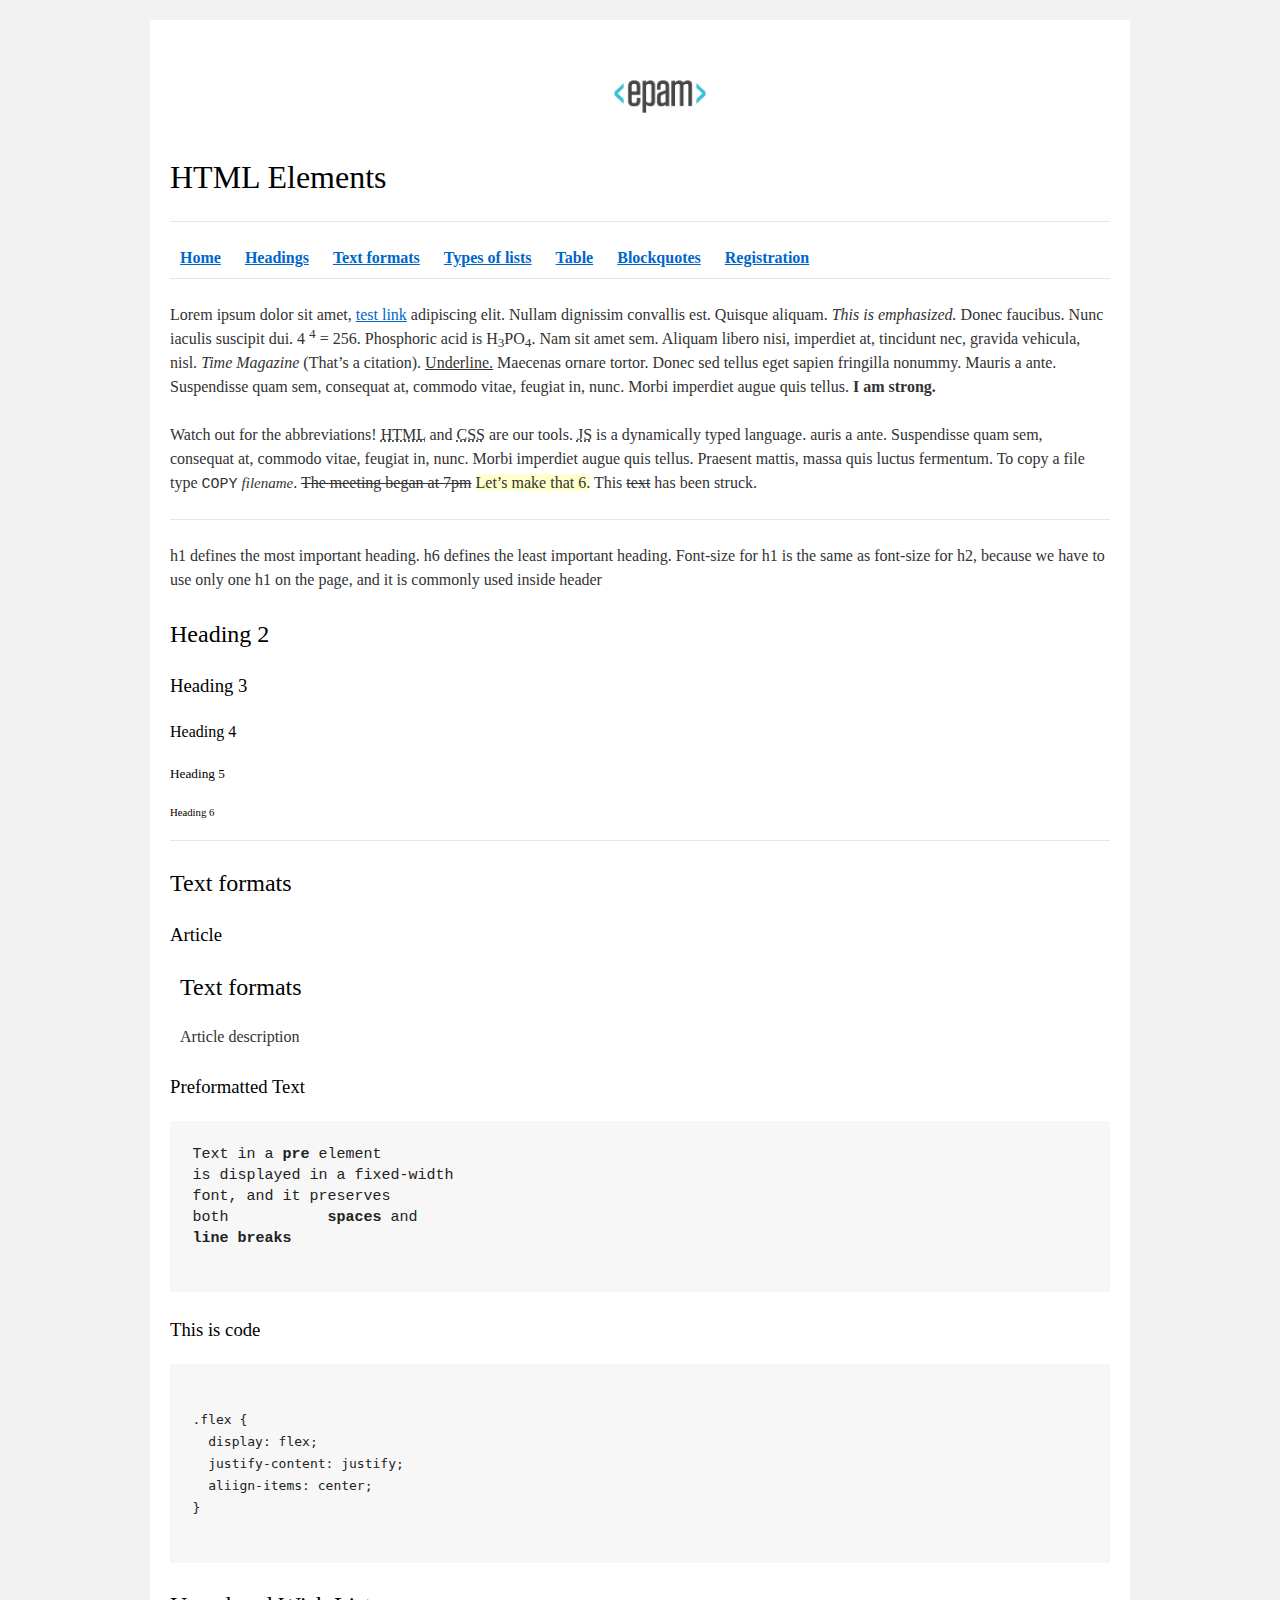
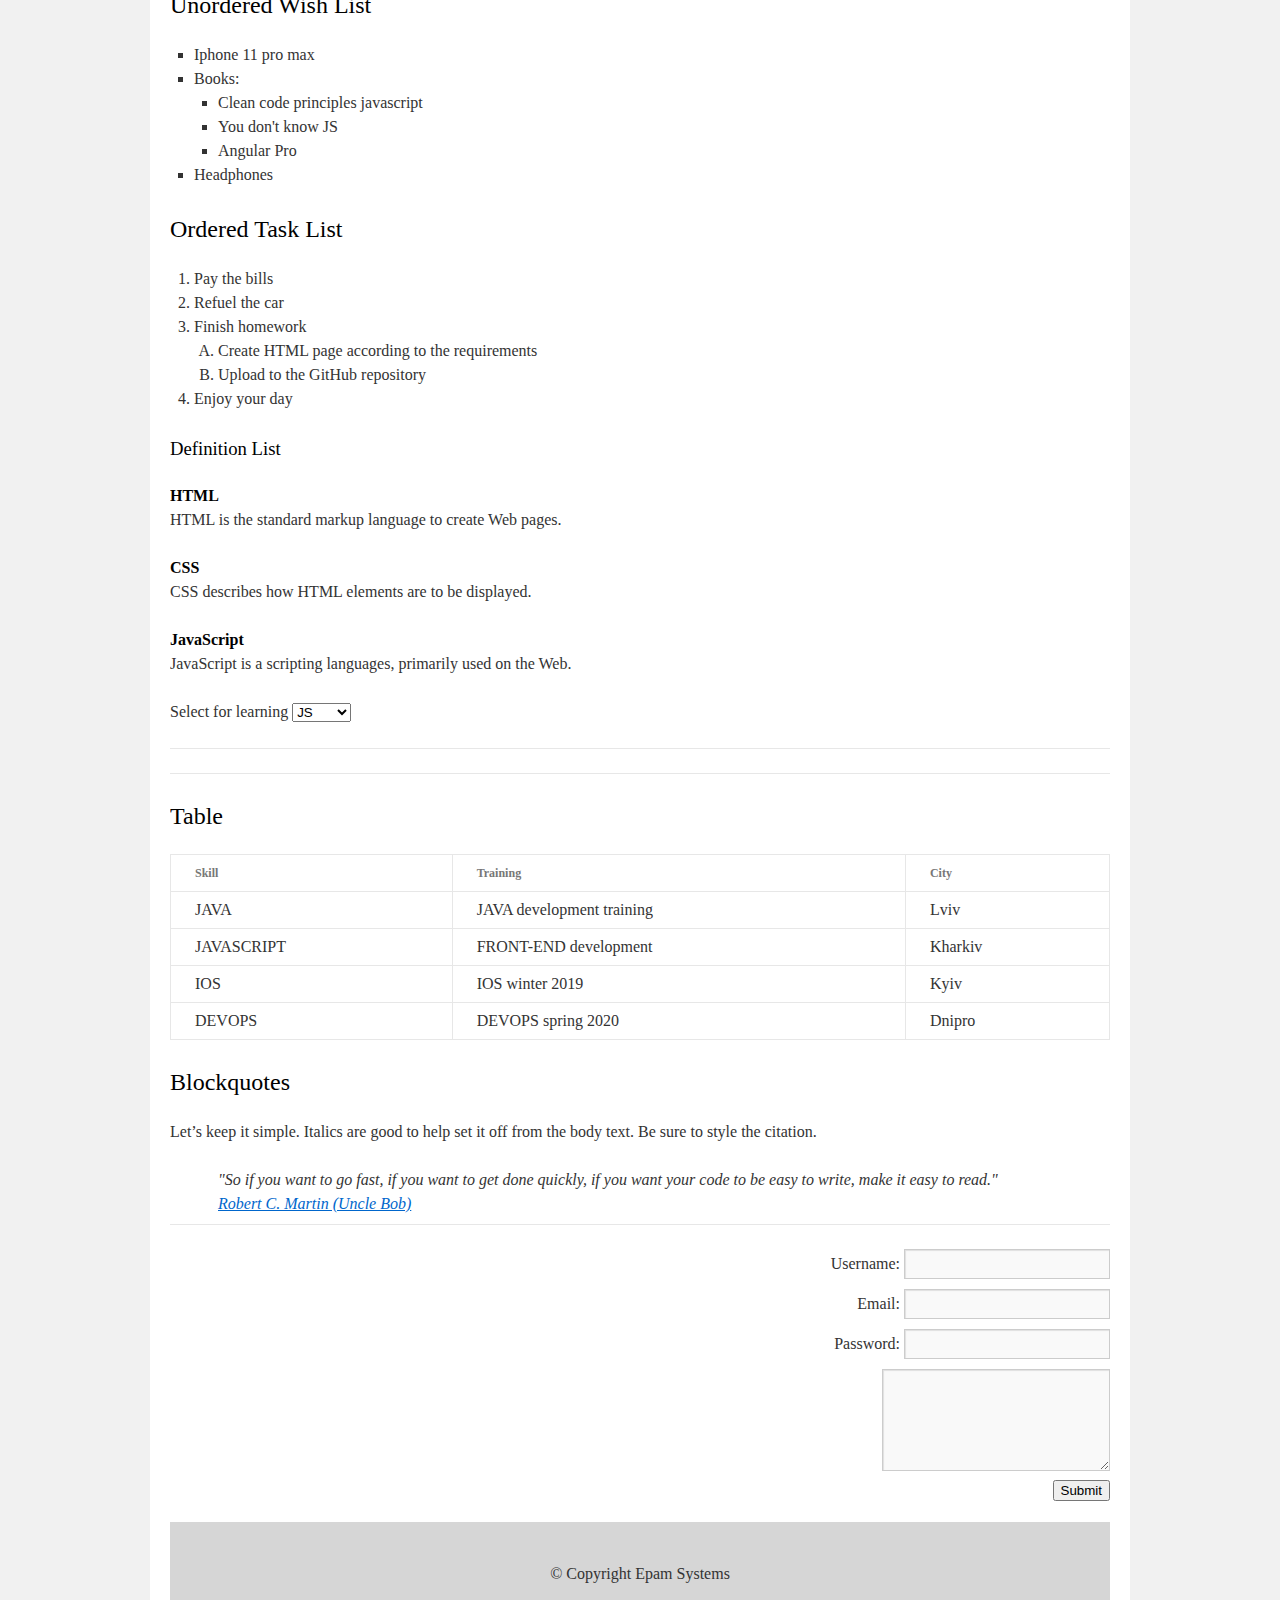
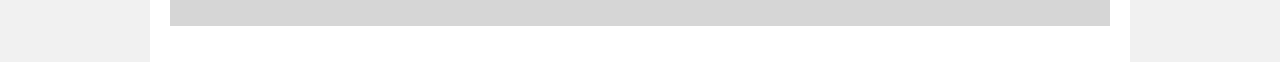
<file: FL12_HW1/homework/index.html>
<!DOCTYPE html>
<html lang="en">

<head>
  <meta charset="utf-8">
  <title>HTML Basics</title>
  <link rel="stylesheet" href="style.css">
</head>

<body>
<div id="wrapper">
  <div id="main">
    <div id="container">
      <div id="content" role="main">
        <!-- TODO: Content goes here -->
        <header>
          <img src="./logo.png" alt="Epam logo">
          <h1>HTML Elements</h1>
          <hr>
          <nav>
            <a href="#"><b>Home</b></a>
            <a href="#"><b>Headings</b></a>
            <a href="#"><b>Text formats</b></a>
            <a href="#"><b>Types of lists</b></a>
            <a href="#"><b>Table</b></a>
            <a href="#"><b>Blockquotes</b></a>
            <a href="#"><b>Registration</b></a>
          </nav>
        </header>
        <section>
          <hr>
          <p>
            Lorem ipsum dolor sit amet,
            <a href="#">test link</a>
            adipiscing elit.
            Nullam dignissim convallis est. Quisque aliquam.
            <em>This is emphasized.</em>
            Donec faucibus. Nunc iaculis suscipit dui. 4
            <sup>4</sup> = 256.
            Phosphoric acid is H<sub>3</sub>PO<sub>4</sub>.
            Nam sit amet sem. Aliquam libero nisi, imperdiet at, tincidunt nec, gravida
            vehicula, nisl.
            <cite>Time Magazine</cite>
            (That’s a citation).
            <u>Underline.</u>
            Maecenas ornare tortor. Donec sed tellus eget sapien fringilla nonummy.
            Mauris a ante. Suspendisse quam sem, consequat at, commodo vitae, feugiat
            in, nunc. Morbi imperdiet augue quis tellus.
            <strong>I am strong.</strong>
          </p>
          <p>
            Watch out for the abbreviations!
            <abbr title="Hyper Text Markup Language">HTML</abbr>
            and
            <abbr title="Cascading Style Sheets">CSS</abbr>
            are our tools.
            <abbr title="JavaScript">JS</abbr>
            is a dynamically typed language.
            auris a ante. Suspendisse quam sem, consequat at, commodo vitae, feugiat in,
            nunc. Morbi imperdiet augue quis tellus. Praesent mattis, massa quis luctus
            fermentum. To copy a file type
            <kbd>COPY</kbd>
            <var>filename</var>.
            <del>The meeting began at 7pm</del>
            <ins>Let’s make that 6.</ins>
            This <s>text</s> has been struck.
          </p>
          <hr>
          <p>
            h1 defines the most important heading. h6 defines the least important
            heading. Font-size for h1 is the same as font-size for h2, because we have
            to use only one h1 on the page, and it is commonly used inside header
          </p>
          <h2>Heading 2</h2>
          <h3>Heading 3</h3>
          <h4>Heading 4</h4>
          <h5>Heading 5</h5>
          <h6>Heading 6</h6>

          <hr>
          <h2>Text formats</h2>

          <h3>Article</h3>
          <article>
            <header>
              <h2>Text formats</h2>
            </header>
            <p>Article description</p>
          </article>

          <h3>Preformatted Text</h3>
          <pre>
Text in a <b>pre</b> element
is displayed in a fixed-width
font, and it preserves
both           <b>spaces</b> and
<b>line breaks</b>
              </pre>
          <h3>This is code</h3>
          <pre><code>
.flex {
  display: flex;
  justify-content: justify;
  aliign-items: center;
}
              </code></pre>

          <h2>Unordered Wish List</h2>
          <ul>
            <li>Iphone 11 pro max</li>
            <li>Books:
              <ul>
                <li>Clean code principles javascript</li>
                <li>You don't know JS</li>
                <li>Angular Pro</li>
              </ul>
            </li>
            <li>Headphones</li>
          </ul>

          <h2>Ordered Task List</h2>
          <ol>
            <li>Pay the bills</li>
            <li>Refuel the car</li>
            <li>Finish homework
              <ol>
                <li>Create HTML page according to the requirements</li>
                <li>Upload to the GitHub repository</li>
              </ol>
            </li>
            <li>Enjoy your day</li>
          </ol>

          <h3>Definition List</h3>
          <dl>
            <dt>HTML</dt>
            <dd>HTML is the standard markup language to create Web pages.</dd>
            <dt>CSS</dt>
            <dd>CSS describes how HTML elements are to be displayed.</dd>
            <dt>JavaScript</dt>
            <dd>JavaScript is a scripting languages, primarily used on the Web.</dd>
          </dl>

          <p>
            <span>Select for learning</span>
            <select>
              <option value="JS">JS</option>
              <option value="HTML">HTML</option>
              <option value="CSS">CSS</option>
            </select>
          </p>

          <hr>
          <hr>

          <h2>Table</h2>
          <table>
            <tr>
              <th>Skill</th>
              <th>Training</th>
              <th>City</th>
            </tr>
            <tr>
              <td>JAVA</td>
              <td>JAVA development training</td>
              <td>Lviv</td>
            </tr>
            <tr>
              <td>JAVASCRIPT</td>
              <td>FRONT-END development</td>
              <td>Kharkiv</td>
            </tr>
            <tr>
              <td>IOS</td>
              <td>IOS winter 2019</td>
              <td>Kyiv</td>
            </tr>
            <tr>
              <td>DEVOPS</td>
              <td>DEVOPS spring 2020</td>
              <td>Dnipro</td>
            </tr>
          </table>

          <h2>Blockquotes</h2>
          <p>Let’s keep it simple. Italics are good to help set it off from the body text. Be sure
            to style the citation.</p>

          <blockquote cite="#">
            <span>"So if you want to go fast, if you want to get done quickly, if you want your code to
              be easy to write, make it easy to read."</span> <br>
            <a href="#">Robert C. Martin (Uncle Bob)</a>
          </blockquote>

          <hr>

          <form>
            Username: <input type="text"><br>
            Email: <input type="email"><br>
            Password: <input type="password"><br>
            <textarea  cols="23" rows="4"></textarea><br>
            <button type="submit">Submit</button>
          </form>
        </section>
        <footer>
            <span>
                &copy; Copyright Epam Systems
            </span>
        </footer>
      </div>
    </div>
  </div>
</div>
</body>

</html>
</file>
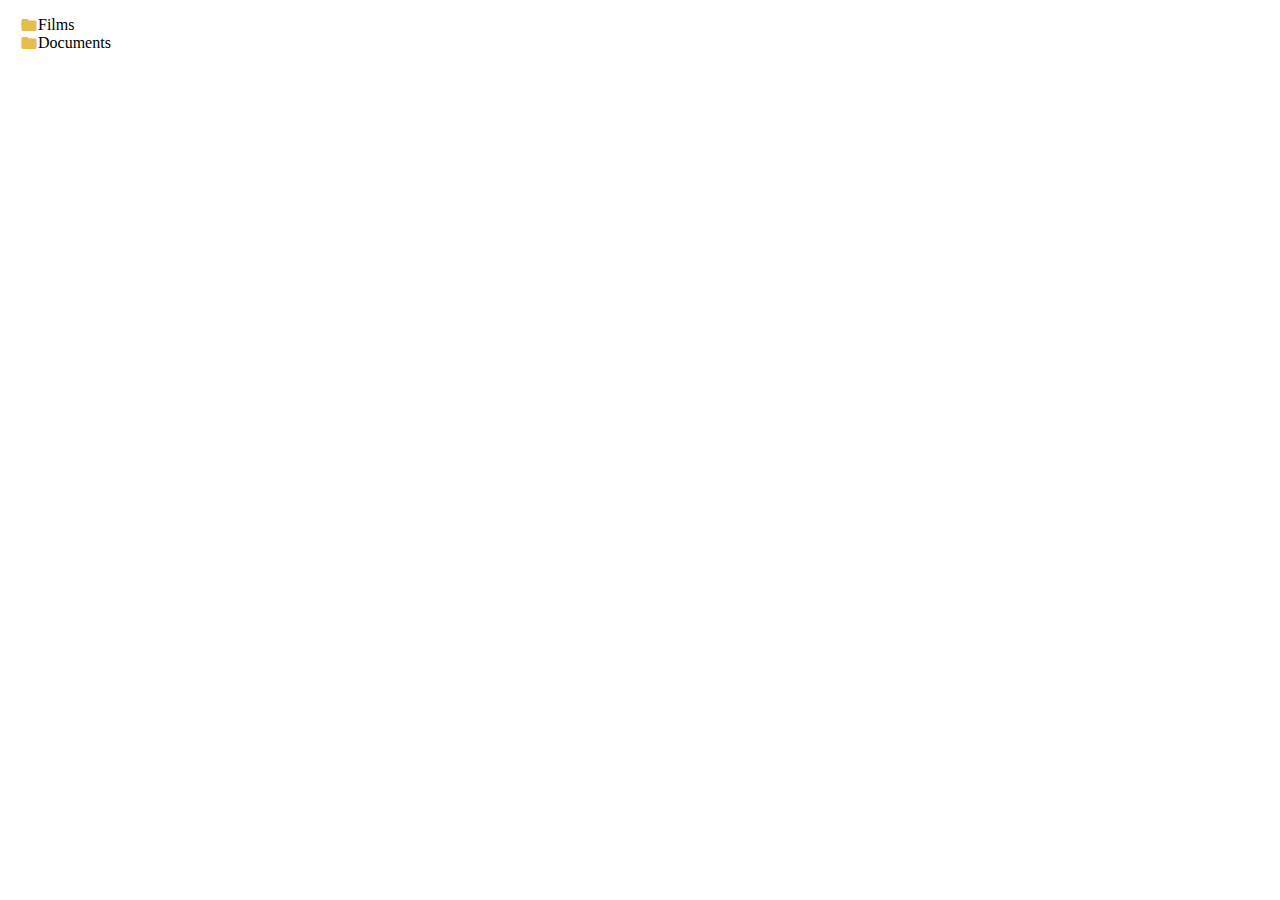
<file: FL12_HW11/homework/index.html>
<!-- DO NOT MODIFY THIS FILE -->
<!DOCTYPE html>
<html lang="en">
<head>
  <meta charset="UTF-8">
  <title>Homework 11 - DOM</title>
  <link rel="stylesheet" href="material-icons/material-icons.css">
  <link rel="stylesheet" href="styles.css">
</head>
<body>
  <div id="root"></div>
  <script src="app.js"></script>
</body>
</html>
</file>
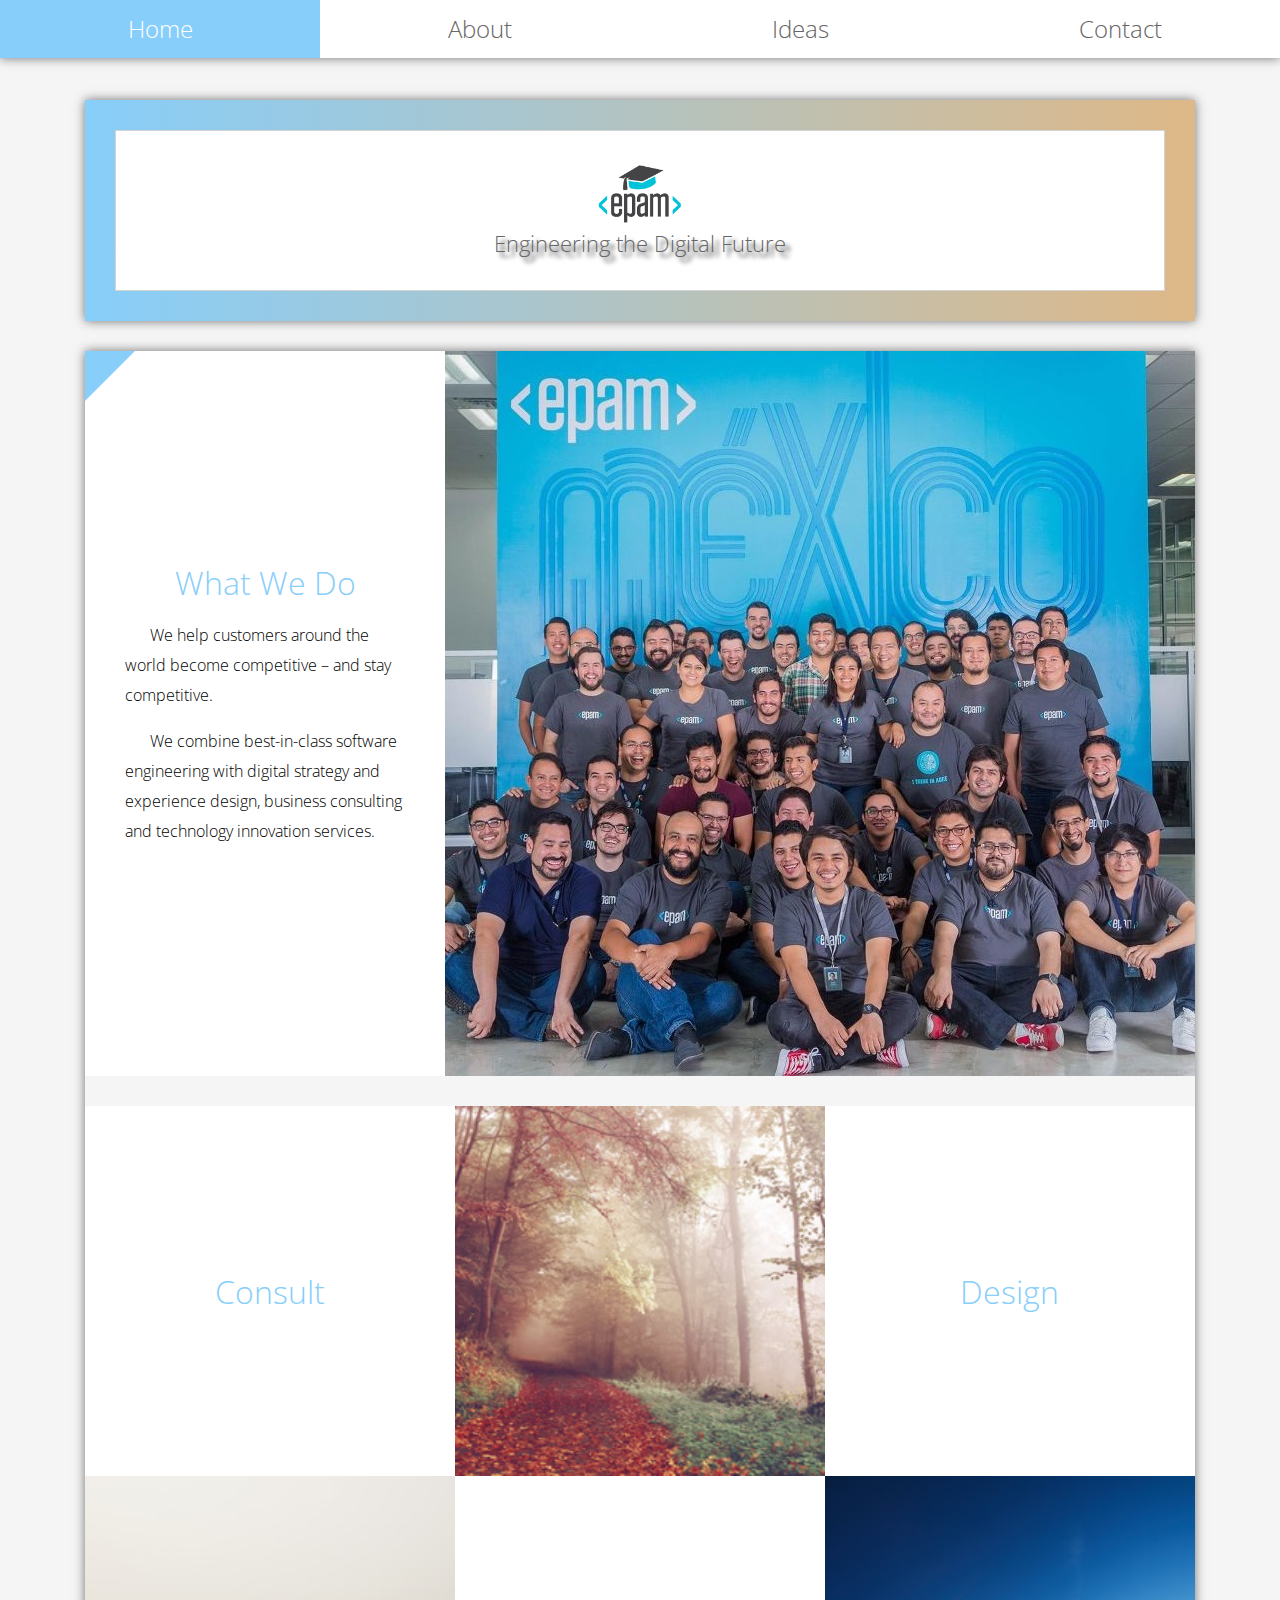
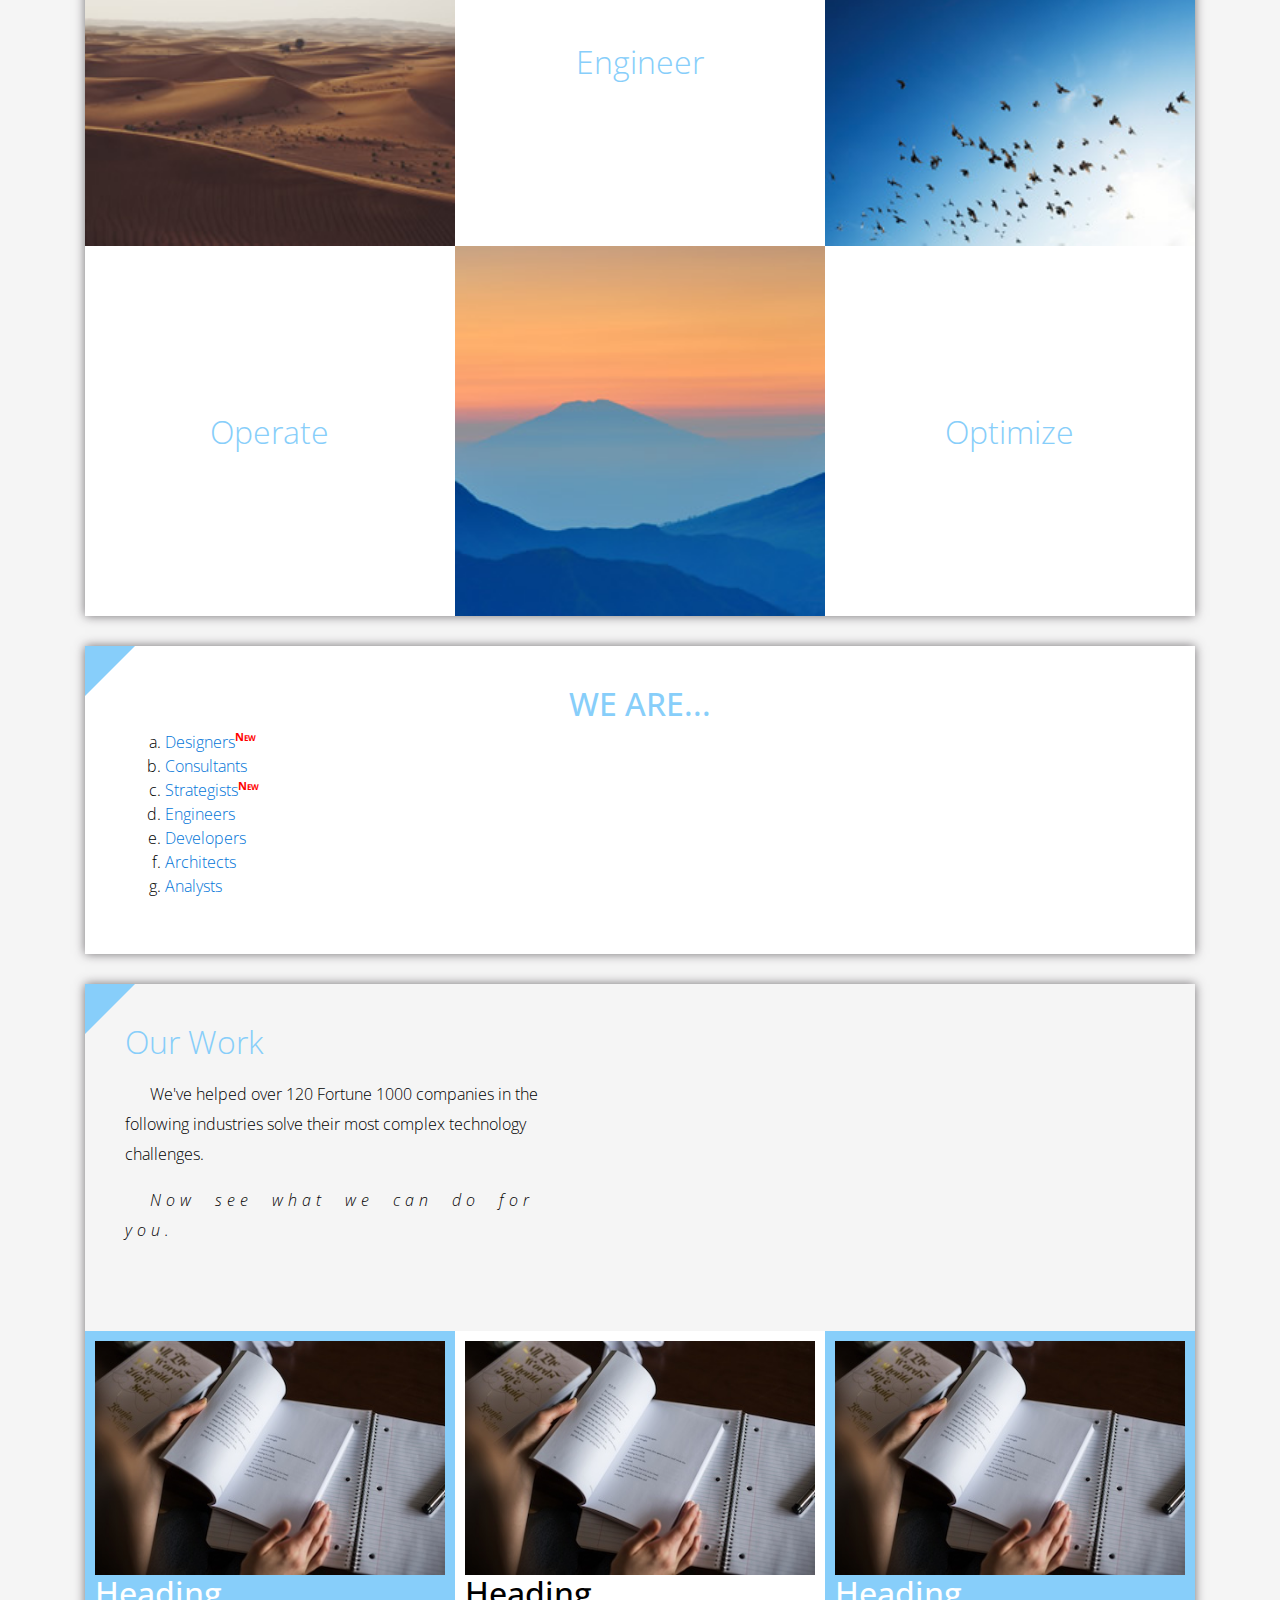
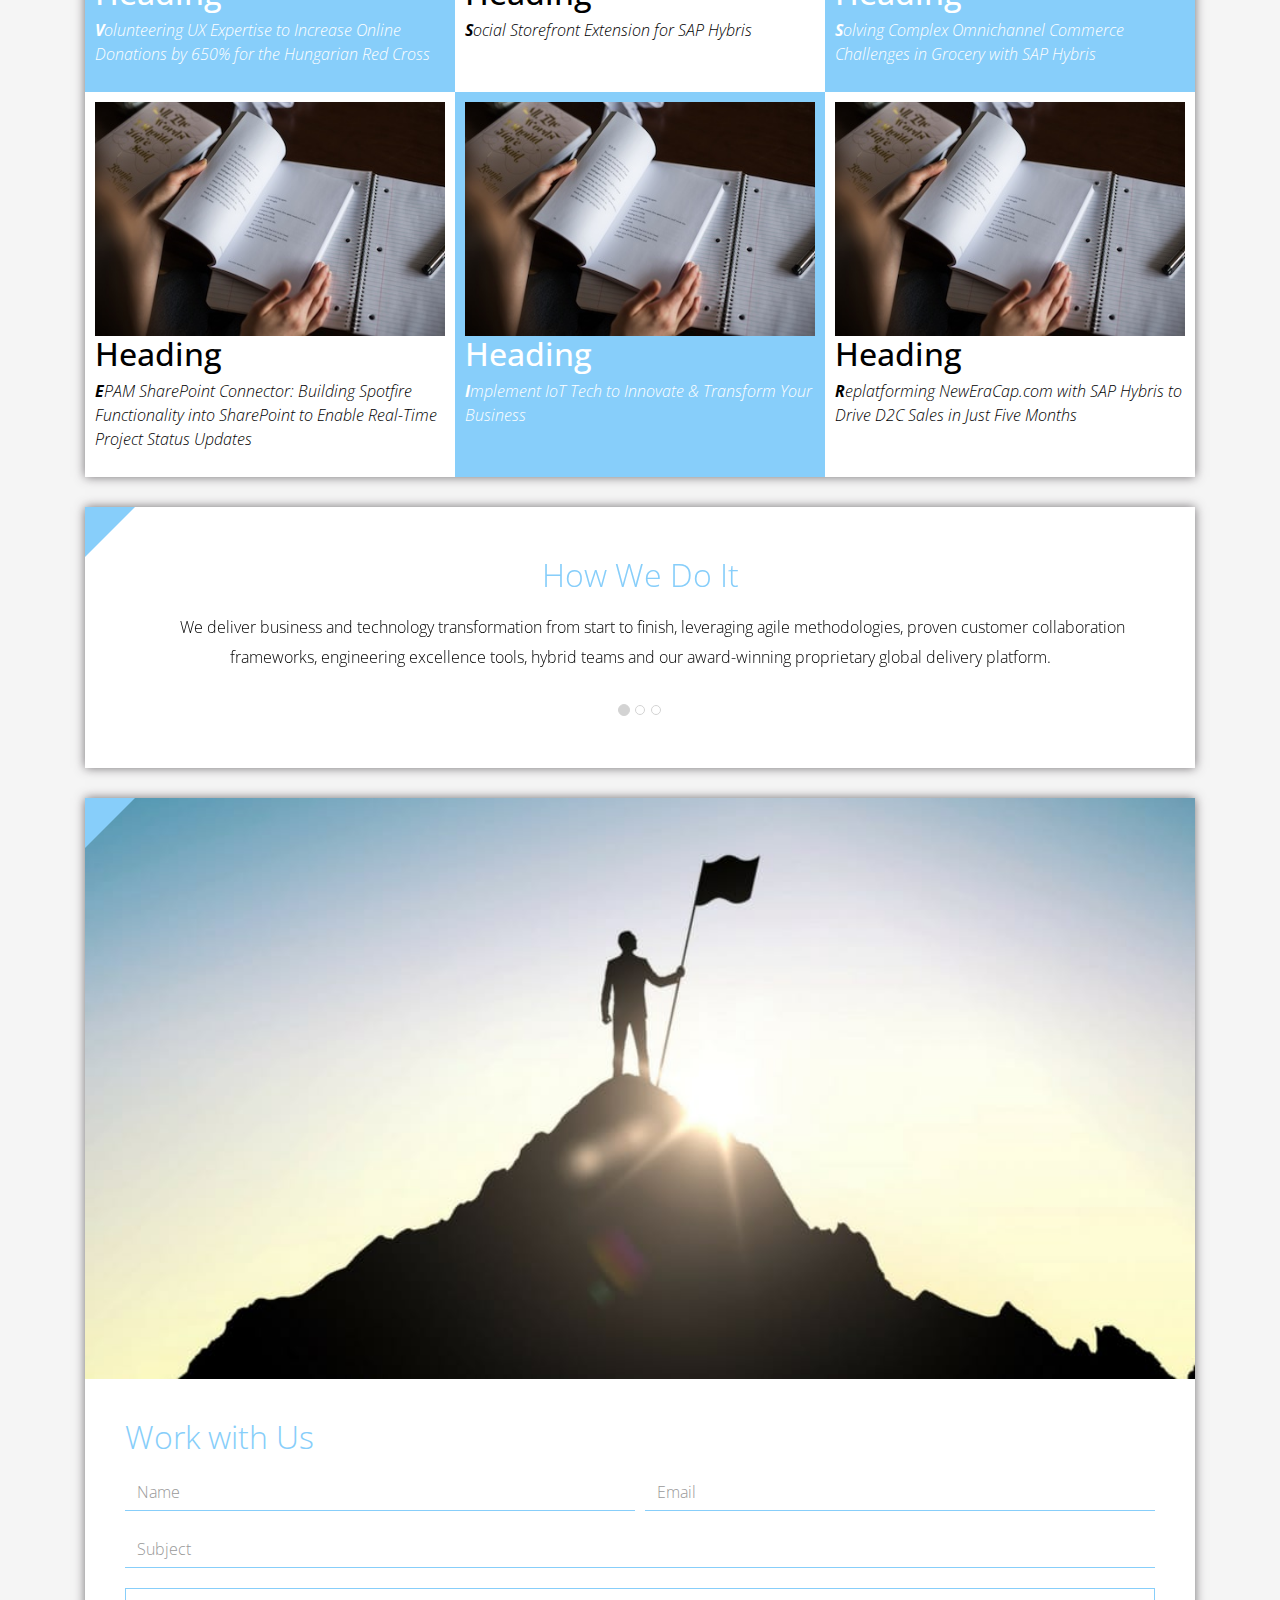
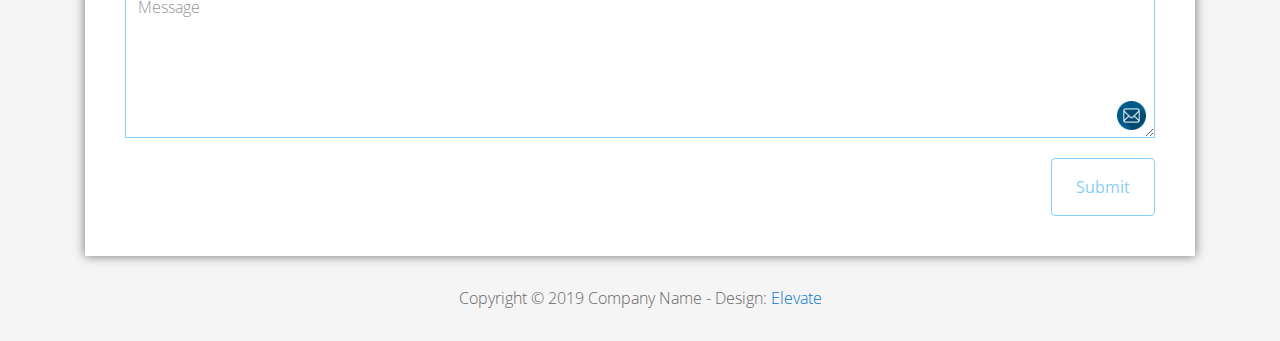
<file: FL12_HW2/homework/index.html>
<!DOCTYPE html>
<html lang="en">
<head>
  <meta charset="utf-8">
  <meta http-equiv="X-UA-Compatible" content="IE=edge">
  <meta name="viewport" content="width=device-width, initial-scale=1">

  <title>CSS Basics HW</title>



  <!-- load stylesheets -->
  <link rel="stylesheet" href="http://fonts.googleapis.com/css?family=Open+Sans:300,400">
  <!-- Google web font "Open Sans" -->
  <link rel="stylesheet" href="css/bootstrap.min.css">
  <!-- Bootstrap style -->
  <link rel="stylesheet" href="css/general.css">
  <link rel="stylesheet" href="css/style.css">
  <!-- Templatemo style -->
</head>

<body>
<div class="container">

  <div class="tm-sidebar">
    <nav class="tm-main-nav">
      <ul>
        <li class="tm-nav-item"><a href="#home" class="tm-nav-item-link">Home</a></li>
        <li class="tm-nav-item"><a href="#about" class="tm-nav-item-link">About</a></li>
        <li class="tm-nav-item"><a href="#ideas" class="tm-nav-item-link">Ideas</a></li>
        <li class="tm-nav-item"><a href="#contact" class="tm-nav-item-link">Contact</a></li>
      </ul>
    </nav>
  </div>

  <div class="tm-main-content">

    <div id="home" class="tm-content-box tm-content-header margin-b-10">
      <div class="tm-banner">
        <div class="tm-banner-inner">
          <img src="img/epam_logo.png" width="100" alt="">
          <p class="tm-banner-text">Engineering the Digital Future</p>
        </div>
      </div>
    </div>

    <section>
      <div class="tm-content-box flex-2-col">

        <div class="padding-medium flex-item tm-team-description-container flex-item">
          <h2 class="tm-section-title">What We Do</h2>
          <p class="tm-section-description">We help customers around the world become competitive – and stay competitive.</p>
          <p class="tm-section-description"> We combine best-in-class software engineering with digital strategy and experience design, business consulting and technology innovation services.</p>
        </div>
        <div class="flex-item tm-team-img">
          <img src="img/epam-mexico.jpg" alt="epam-mexico">
        </div>

      </div>

      <div id="about" class="tm-content-box">

        <ul class="boxes gallery-container">
          <li class="box box-bg">
            <h2 class="tm-section-title tm-section-title-box tm-box-bg-title">Consult</h2>
          </li>
          <li class="box">
            <a href="img/idea-large-01.jpg">
              <img src="img/idea-01.jpg" alt="Image" class="img-fluid thumbnail box-img">
            </a>
          </li>
          <li class="box box-bg">
            <h2 class="tm-section-title tm-section-title-box tm-box-bg-title">Design</h2>
          </li>
          <li class="box">
            <a href="img/idea-large-02.jpg">
              <img src="img/idea-02.jpg" alt="Image" class="img-fluid thumbnail box-img">
            </a>
          </li>
          <li class="box box-bg">
            <h2 class="tm-section-title tm-section-title-box tm-box-bg-title">Engineer</h2>
          </li>
          <li class="box">
            <a href="img/idea-large-03.jpg">
              <img src="img/idea-03.jpg" alt="Image" class="img-fluid thumbnail box-img">
            </a>
          </li>
          <li class="box box-bg">
            <h2 class="tm-section-title tm-section-title-box tm-box-bg-title">Operate</h2>
          </li>
          <li class="box">
            <a href="img/idea-large-04.jpg">
              <img src="img/idea-04.jpg" alt="Image" class="img-fluid thumbnail box-img">
            </a>
          </li>
          <li class="box box-bg">
            <h2 class="tm-section-title tm-section-title-box tm-box-bg-title">Optimize</h2>
          </li>
        </ul>

      </div>

    </section>

    <!-- slider -->
    <section class="heading tm-content-box">
      <div class="padding-medium">
        <h2> WE ARE...</h2>
        <ol>
          <li><a href="index.html" class="text">Designers</a></li>
          <li><a href="index.html">Consultants</a></li>
          <li><a href="#" class="text">Strategists</a></li>
          <li><a href="#">Engineers</a></li>
          <li><a href="#">Developers</a></li>
          <li><a href="#">Architects</a></li>
          <li><a href="#">Analysts</a></li>
        </ol>
      </div>
    </section>

    <section class="blocks">
      <div class="padding-medium flex-item tm-team-description-container">
        <h2 class="tm-section-title">Our Work</h2>
        <p class="tm-section-description">We've helped over 120 Fortune 1000 companies in the following industries solve their most complex technology challenges. </p>
        <p class="tm-section-description"> Now see what we can do for you.</p>
      </div>
      <div class="tm-content-box flex-2-col">
      </div>
      <div  class="tm-content-box">
        <ul class="boxes gallery-container">
          <li class="box box-work">
            <img src="img/study.jpeg" alt="Image" class="img-fluid">
            <div>
              <h2>Heading</h2>
              <p>Volunteering UX Expertise to Increase Online Donations by 650% for the Hungarian Red Cross</p>
            </div>
          </li>
          <li class="box box-work">
            <img src="img/study.jpeg" alt="Image" class="img-fluid">
            <div>
              <h2>Heading</h2>
              <p>Social Storefront Extension for SAP Hybris</p>
            </div>
          </li>
          <li class="box box-work">
            <img src="img/study.jpeg" alt="Image" class="img-fluid">
            <div>
              <h2>Heading</h2>
              <p>Solving Complex Omnichannel Commerce Challenges in Grocery with SAP Hybris</p>
            </div>
          </li>
          <li class="box box-work">
            <img src="img/study.jpeg" alt="Image" class="img-fluid">
            <div>
              <h2>Heading</h2>
              <p>EPAM SharePoint Connector: Building Spotfire Functionality into SharePoint to Enable Real-Time Project Status Updates</p>
            </div>
          </li>
          <li class="box box-work">
            <img src="img/study.jpeg" alt="Image" class="img-fluid">
            <div>
              <h2>Heading</h2>
              <p>Implement IoT Tech to Innovate &amp; Transform Your Business</p>
            </div>
          </li>
          <li class="box box-work">
            <img src="img/study.jpeg" alt="Image" class="img-fluid">
            <div>
              <h2>Heading</h2>
              <p>Replatforming NewEraCap.com with SAP Hybris to Drive D2C Sales in Just Five Months</p>
            </div>
          </li>
        </ul>

      </div>
    </section>

    <section id="ideas">
      <div id="tmCarousel" class="carousel slide tm-content-box" data-ride="carousel">

        <ol class="carousel-indicators">
          <li data-target="#tmCarousel" data-slide-to="0" class="active"></li>
          <li data-target="#tmCarousel" data-slide-to="1" class=""></li>
          <li data-target="#tmCarousel" data-slide-to="2" class=""></li>
        </ol>

        <div class="carousel-inner" role="listbox">

          <div class="carousel-item active">
            <div class="carousel-content">
              <div class="flex-item">
                <h2 class="tm-section-title">How We Do It</h2>
                <p class="tm-section-description carousel-description">We deliver business and technology transformation from start to finish, leveraging agile methodologies, proven customer collaboration frameworks, engineering excellence tools, hybrid teams and our award-winning proprietary global delivery platform.</p>
              </div>
            </div>
          </div>

          <div class="carousel-item">
            <div class="carousel-content">
              <div class="flex-item">
                <h2 class="tm-section-title">Our Clients</h2>
                <p class="tm-section-description carousel-description">Lorem ipsum dolor sit amet,
                  consectetur adipiscing elit. Quisque vel nisi pharetra nibh varius pharetra ac
                  sagittis nisi. Etiam pharetra vestibulum hendrerit. Pellentesque interdum metus
                  sed massa rutrum.</p>
              </div>
            </div>
          </div>

          <div class="carousel-item">
            <div class="carousel-content">
              <div class="flex-item">
                <h2 class="tm-section-title">Our Projects</h2>
                <p class="tm-section-description carousel-description">Donec ex libero, fringilla
                  vitae purus sit amet, rhoncus pharetra lorem. Pellentesque id sem id lacus
                  ultricies vehicula. Aliquam rutrum mi non. Pellentesque interdum metus sed massa
                  rutrum.</p>
              </div>
            </div>
          </div>

        </div>

      </div>
    </section>

    <section class="tm-content-box">
      <img src="img/contact-us.jpg" alt="Contact image" class="img-fluid img-contact-us">

      <div id="contact" class="padding-medium">
        <h2 class="tm-section-title">Work with Us</h2>
        <form action="#contact" method="get" class="contact-form">

          <div class="form-group col-xs-12 col-sm-12 col-md-6 col-lg-6 form-group-2-col-left">
            <input type="text" id="contact_name" name="contact_name" class="form-control"
                   placeholder="Name" required/>
          </div>
          <div class="form-group col-xs-12 col-sm-12 col-md-6 col-lg-6 form-group-2-col-right mandatory-field">
            <input type="email" id="contact_email" name="contact_email" class="form-control"
                   placeholder="Email" required/>
          </div>
          <div class="form-group">
            <input type="text" id="contact_subject" name="contact_subject" class="form-control"
                   placeholder="Subject" required/>
          </div>
          <div class="form-group">
            <textarea id="contact_message" name="contact_message" class="form-control" rows="9"
                      placeholder="Message" required></textarea>
          </div>

          <button type="submit" class="btn btn-primary submit-btn">Submit</button>

        </form>
      </div>
    </section>

    <footer class="tm-footer">
      <p class="text-xs-center">Copyright &copy; 2019 Company Name

        - Design: <a rel="nofollow" href="http://www.templatemo.com/tm-481-elevate"
                     target="_parent">Elevate</a></p>
    </footer>

  </div>

</div>

</body>
</html>
</file>
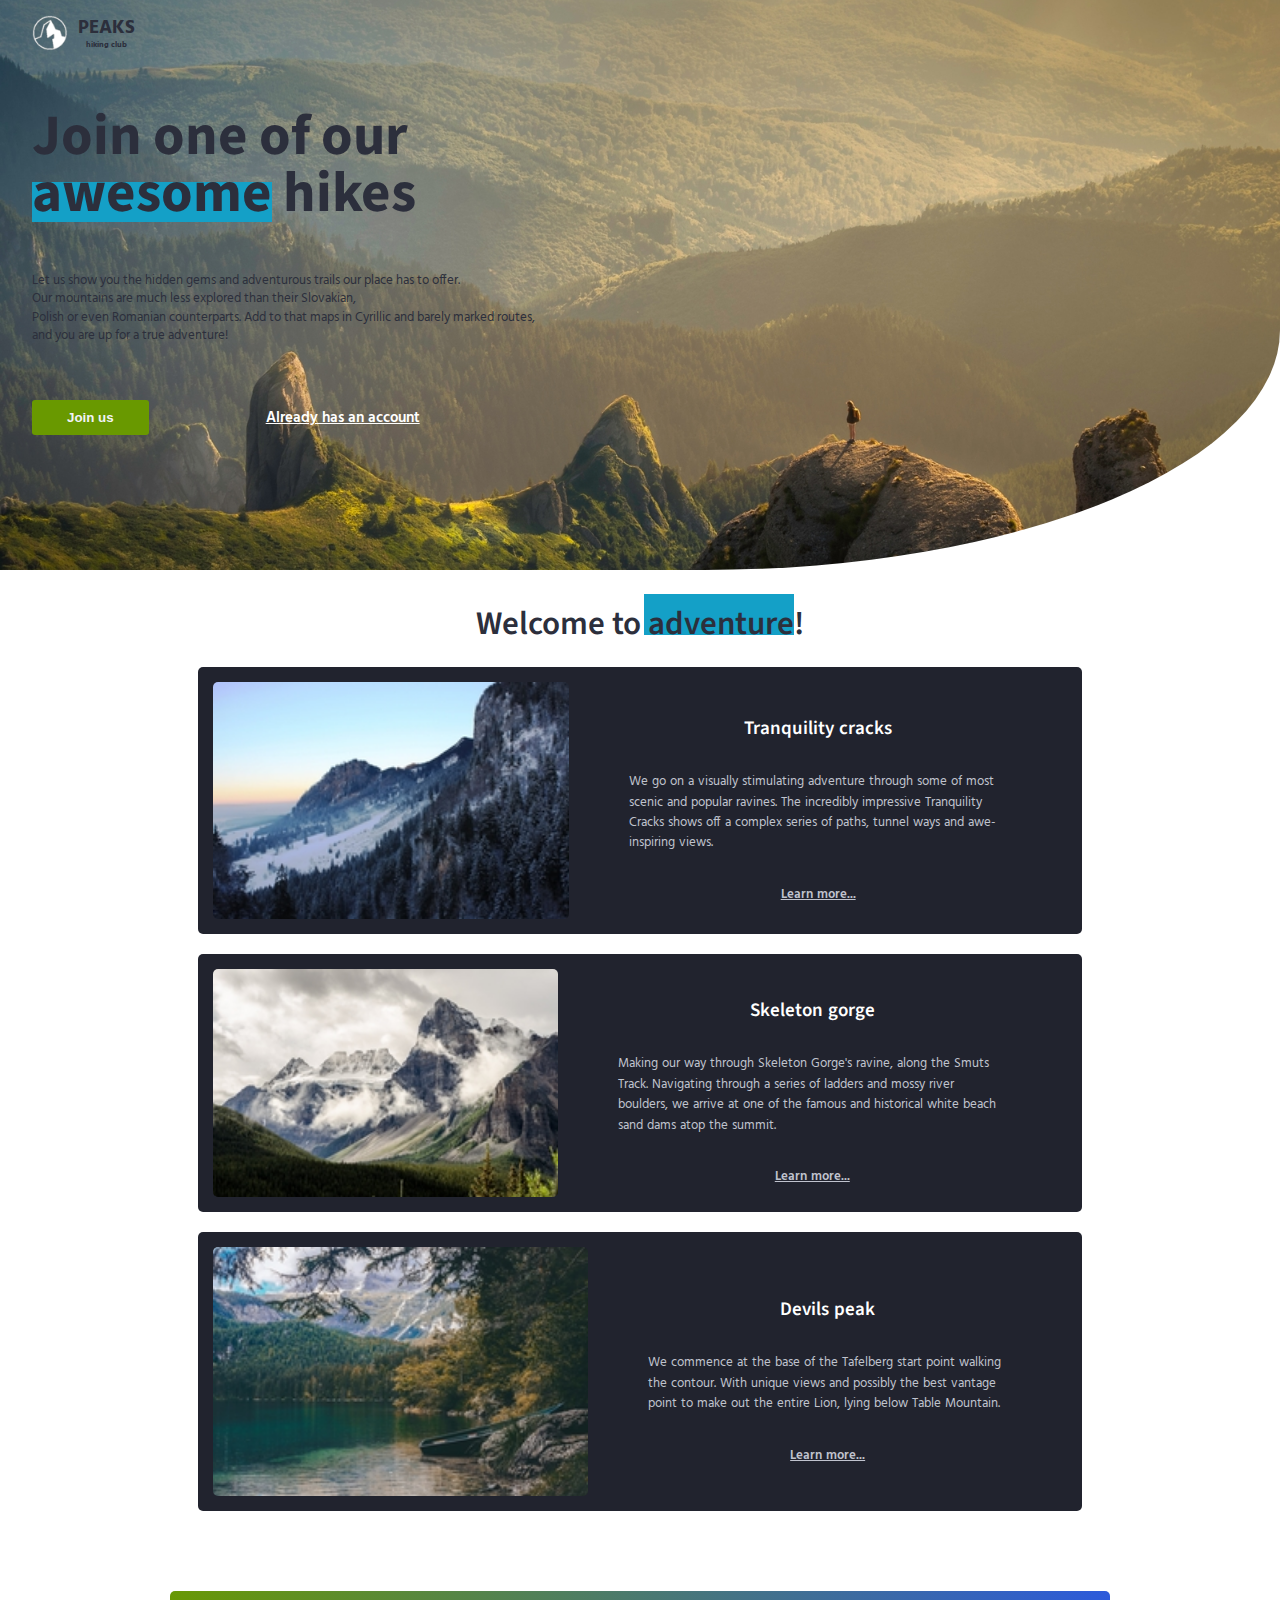
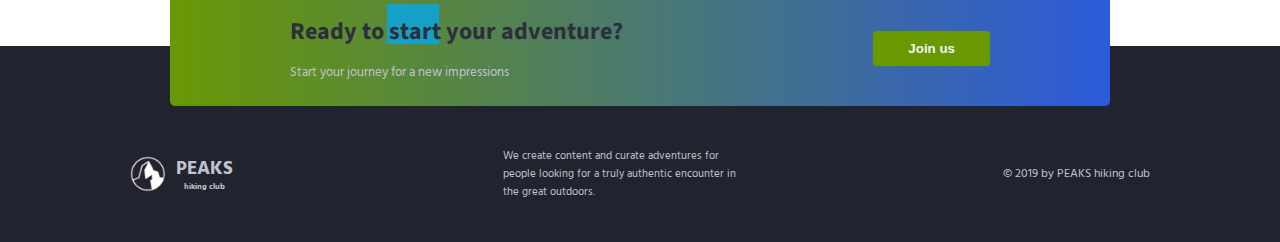
<file: FL12_HW3/homework/index.html>
<!DOCTYPE html>
<html lang="en">

<head>
    <meta charset="UTF-8">
    <meta name="viewport" content="width=device-width, initial-scale=1.0">
    <meta http-equiv="X-UA-Compatible" content="ie=edge">
    <link href="https://fonts.googleapis.com/css?family=Hind:400,600%7CSource+Sans+Pro:400,600,700%7CFresca"
          rel="stylesheet"/>

    <!-- Styles should be switched here: -->

    <link rel="stylesheet" type="text/css" href="css/style1.css">
<!--    <link rel="stylesheet" type="text/css" href="css/style2.css">-->

    <title>PEAKS hiking club</title>
</head>

<body>
<header class="header">
    <div class="header-wrap">
        <div class="landing-logo">
            <img src="img/m-logo.png" alt="logo"/>
            <p>PEAKS<span>hiking club</span></p>
        </div>
        <p class="header_heading">
            Join one of our awesome hikes
        </p>
        <p class="header_text">
            Let us show you the hidden gems and adventurous trails our place has to offer.
            Our mountains are much less explored than their Slovakian,
            Polish or even Romanian counterparts. Add to that maps in Cyrillic and barely marked routes,
            and you are up for a true adventure!
        </p>
        <div>
            <button class="header_button">Join us</button>
            <a href="#" class="login">Already has an account</a>
        </div>
    </div>
</header>
<main class="section">
    <p class="section_text">
        Welcome to adventure!
    </p>
    <div class="section_card_wrap">
        <div class="section_card">
            <img class="section_card_img"
                 src="img/m-1.jpg"
                 alt="experts"/>
            <div class="section_card_right_container">
                <p class="section_card_heading">
                    Tranquility cracks
                </p>
                <p class="section_card_text">
                    We go on a visually stimulating adventure through some of most scenic and popular ravines.
                    The incredibly impressive Tranquility Cracks shows off a complex series of paths, tunnel ways and
                    awe-inspiring views.
                </p>
                <a href="#" class="section_link">Learn more...</a>
            </div>
        </div>
        <div class="section_card">
            <img class="section_card_img"
                 src="img/m-2.jpg"
                 alt="content formats"/>
            <div class="section_card_right_container">
                <p class="section_card_heading">
                    Skeleton gorge
                </p>
                <p class="section_card_text">
                    Making our way through Skeleton Gorge's ravine, along the Smuts Track.
                    Navigating through a series of ladders and mossy river boulders, we arrive at one of the famous and
                    historical white beach sand dams atop the summit.
                </p>
                <a href="#" class="section_link">Learn more...</a>
            </div>
        </div>
        <div class="section_card">
            <img class="section_card_img"
                 src="img/m-3.jpg"
                 alt="certificate"/>
            <div class="section_card_right_container">
                <p class="section_card_heading">
                    Devils peak
                </p>
                <p class="section_card_text">
                    We commence at the base of the Tafelberg start point walking the contour.
                    With unique views and possibly the best vantage point to make out the entire Lion, lying below Table
                    Mountain.
                </p>
                <a href="#" class="section_link">Learn more...</a>
            </div>
        </div>
    </div>
    <div class="section_banner">
        <div class="section_banner_text_wrap">
            <p class="section_banner_heading">
                Ready to start your adventure?
            </p>
            <p class="section_banner_text">
                Start your journey for a new impressions
            </p>
        </div>
        <button class="section_banner_button">Join us</button>
    </div>
</main>
<footer class="footer">
    <div class="footer-wrap">
        <div class="footer_logo landing-logo">
            <img src="img/m-logo.png" alt="logo"/>
            <p>PEAKS<span>hiking club</span></p>
        </div>
        <p class="footer_text">
            We create content and curate adventures for people looking for a truly authentic encounter in the great
            outdoors.
        </p>
        <span class="footer-cr">
          &copy; 2019 by PEAKS hiking club
        </span>
    </div>
</footer>
</body>

</html>
</file>
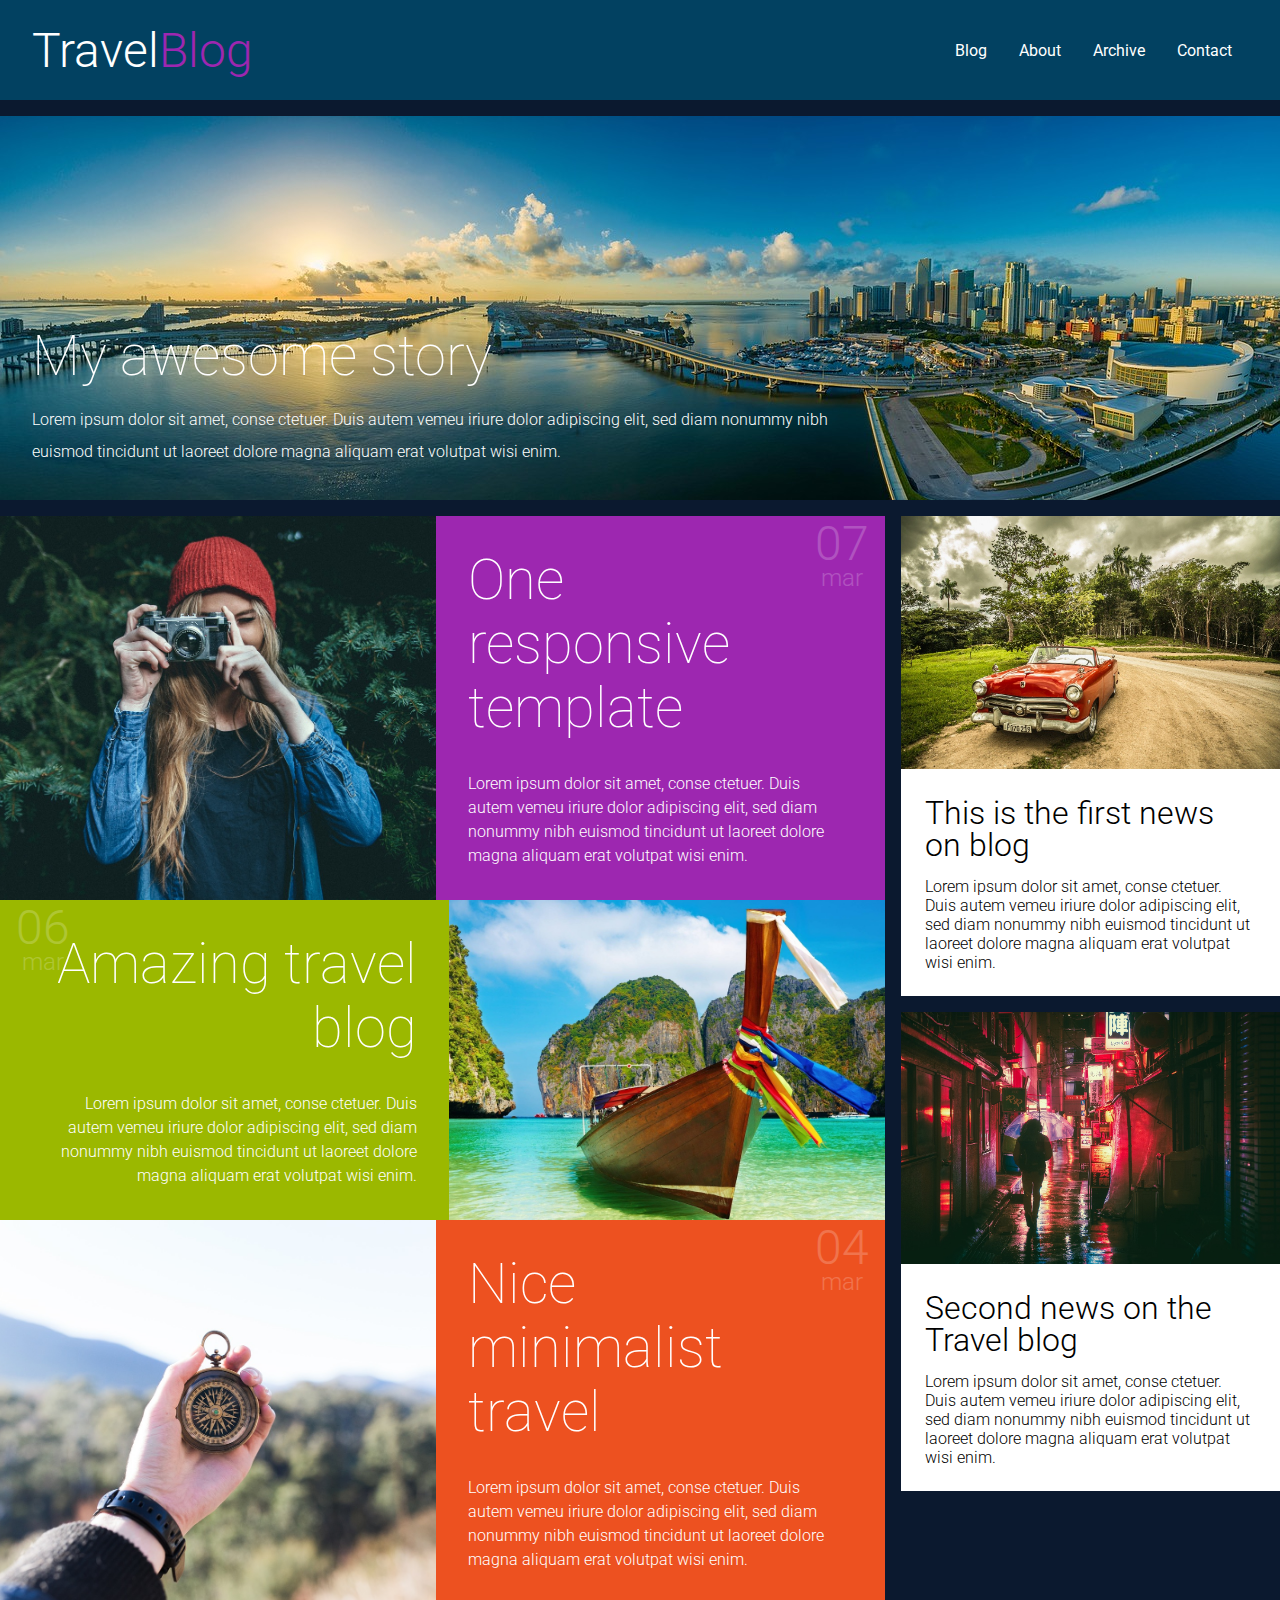
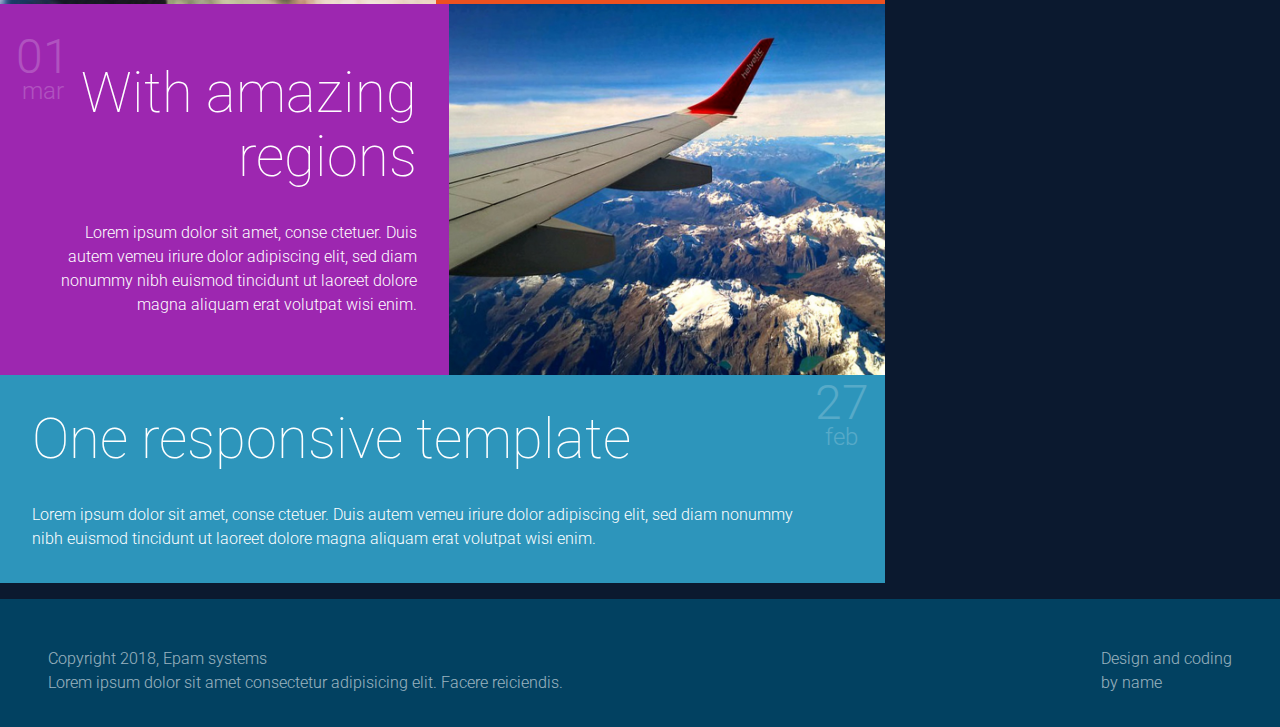
<file: FL12_HW5/homework/index.html>
<!DOCTYPE html>
<html lang="zxx">
<head>
    <meta charset="UTF-8">
    <meta name="viewport" content="width=device-width, initial-scale=1.0">
    <meta http-equiv="X-UA-Compatible" content="ie=edge">
    <link rel="stylesheet" href="css/styles.css">
    <link href='https://fonts.googleapis.com/css?family=Roboto:400,100,300,700&subset=latin,latin-ext' rel='stylesheet'
          type='text/css'>
    <title>Responsive</title>
</head>
<body>
<header class="wrapper">
    <div class="burgerIcon">
        <div></div>
        <div></div>
        <div></div>
    </div>
    <a class="logo" href="#">Travel<span class="outlined">Blog</span></a>
    <nav>
        <ul>
            <li>
                <a href="#">Blog</a>
            </li>
            <li>
                <a href="#">About</a>
            </li>
            <li>
                <a href="#">Archive</a>
            </li>
            <li>
                <a href="#">Contact</a>
            </li>
        </ul>
    </nav>
</header>


<div class="banner wrapper">
    <div class="img-text">
        <h2>My awesome story</h2>
        <p>
            Lorem ipsum dolor sit amet, conse ctetuer. Duis autem vemeu iriure dolor adipiscing elit, sed diam
            nonummy nibh euismod tincidunt ut laoreet dolore magna aliquam erat volutpat wisi enim.
        </p>
    </div>
</div>

<main class="wrapper">
    <div class="main-content">
        <article class="post-1">
            <div class="imgContainer">
                <img src="img/post1.jpg" alt="post">
            </div>
            <div class="contentWrapper">
                <div class="content">
                    <header>
                        <h2>
                            One responsive template
                        </h2>
                    </header>

                    <p class="description">
                        Lorem ipsum dolor sit amet, conse ctetuer. Duis autem vemeu iriure dolor adipiscing elit, sed diam
                        nonummy nibh euismod tincidunt ut laoreet dolore magna aliquam erat volutpat wisi enim.
                    </p>
                    <p class="date"><span class="day">07</span>mar</p>
                </div>
            </div>

        </article>
        <article class="post-2">
            <div class="imgContainer">
                <img src="img/post2.jpg" alt="post">
            </div>
            <div class="contentWrapper">
                <div class="content">
                    <header>
                        <h2>
                            Amazing travel blog
                        </h2>
                    </header>

                    <p class="description">
                        Lorem ipsum dolor sit amet, conse ctetuer. Duis autem vemeu iriure dolor adipiscing elit, sed diam
                        nonummy nibh euismod tincidunt ut laoreet dolore magna aliquam erat volutpat wisi enim.
                    </p>
                    <p class="date"><span class="day">06</span>mar</p>
                </div>
            </div>


        </article>
        <article class="post-3">
            <div class="imgContainer">
                <img src="img/post3.jpg" alt="post">
            </div>
            <div class="contentWrapper">
                <div class="content">
                    <header>
                        <h2>
                            Nice minimalist travel
                        </h2>
                    </header>

                    <p class="description">
                        Lorem ipsum dolor sit amet, conse ctetuer. Duis autem vemeu iriure dolor adipiscing elit, sed diam
                        nonummy nibh euismod tincidunt ut laoreet dolore magna aliquam erat volutpat wisi enim.
                    </p>
                    <p class="date"><span class="day">04</span>mar</p>
                </div>
            </div>
        </article>
        <article class="post-4">
            <div class="imgContainer">
                <img src="img/post4.jpg" alt="post">
            </div>
            <div class="contentWrapper">
                <div class="content">
                    <header>
                        <h2>
                            With amazing regions
                        </h2>
                    </header>

                    <p class="description">
                        Lorem ipsum dolor sit amet, conse ctetuer. Duis autem vemeu iriure dolor adipiscing elit, sed diam
                        nonummy nibh euismod tincidunt ut laoreet dolore magna aliquam erat volutpat wisi enim.
                    </p>
                    <p class="date"><span class="day">01</span>mar</p>
                </div>
            </div>
        </article>
        <article class="post-5">
            <div class="contentWrapper">
                <div class="content">
                    <header>
                        <h2>
                            One responsive template
                        </h2>
                    </header>

                    <p class="description">
                        Lorem ipsum dolor sit amet, conse ctetuer. Duis autem vemeu iriure dolor adipiscing elit, sed diam
                        nonummy nibh euismod tincidunt ut laoreet dolore magna aliquam erat volutpat wisi enim.
                    </p>
                    <p class="date"><span class="day">27</span>feb</p>
                </div>
            </div>

        </article>
    </div>

    <aside>
        <article>
            <img src="img/news1.jpg" alt="news">
            <div class="content">
                <header>
                    <h2>
                        This is the first news on blog
                    </h2>
                </header>
                <p class="description">
                    Lorem ipsum dolor sit amet, conse ctetuer. Duis autem vemeu iriure dolor adipiscing elit, sed diam
                    nonummy nibh euismod tincidunt ut laoreet dolore magna aliquam erat volutpat wisi enim.
                </p>
            </div>
        </article>
        <article>
            <img src="img/news2.jpg" alt="news">
            <div class="content">
                <header>
                    <h2>
                        Second news on the Travel blog
                    </h2>
                </header>
                <p class="description">
                    Lorem ipsum dolor sit amet, conse ctetuer. Duis autem vemeu iriure dolor adipiscing elit, sed diam
                    nonummy nibh euismod tincidunt ut laoreet dolore magna aliquam erat volutpat wisi enim.
                </p>
            </div>
        </article>
    </aside>
</main>

<footer class="wrapper">
    <div>
        <p>Copyright 2018, Epam systems</p>
        <p>Lorem ipsum dolor sit amet consectetur adipisicing elit. Facere reiciendis.</p>
    </div>
    <div>
        <p>Design and coding <br> by name</p>
    </div>
</footer>


</body>
</html>
</file>
<file: FL12_HW1/homework/style.css>
html,body,div,span,applet,object,iframe,h1,h2,h3,h4,h5,h6,p,blockquote,pre,a,abbr,acronym,address,big,cite,code,del,dfn,em,font,img,ins,kbd,q,s,samp,small,strike,strong,sub,sup,tt,var,b,u,i,center,dl,dt,dd,ol,ul,li,fieldset,form,label,legend,table,caption,tbody,tfoot,thead,tr,th,td{background:transparent;border:0;margin:0;padding:0;vertical-align:baseline}body{line-height:1}h1,h2,h3,h4,h5,h6{clear:both;font-weight:normal}ol,ul{list-style:none}blockquote{quotes:none}blockquote:before,blockquote:after{content:'';content:none}del{text-decoration:line-through}table{border-collapse:collapse;border-spacing:0}a img{border:0}#container{float:left;margin:0 -240px 0 0;width:100%}#primary,#secondary{float:right;overflow:hidden;width:220px}#secondary{clear:right}#footer{clear:both;width:100%}.one-column #content{margin:0 auto;width:640px}.single-attachment #content{margin:0 auto;width:900px}body,input,textarea,.page-title span,.pingback a.url{font-family:Georgia,"Bitstream Charter",serif}h3#comments-title,h3#reply-title,#access .menu,#access div.menu ul,#cancel-comment-reply-link,.form-allowed-tags,#site-info,#site-title,#wp-calendar,.comment-meta,.comment-body tr th,.comment-body thead th,.entry-content label,.entry-content tr th,.entry-content thead th,.entry-meta,.entry-title,.entry-utility,#respond label,.navigation,.page-title,.pingback p,.reply,.widget-title,.wp-caption-text{font-family:"Helvetica Neue",Arial,Helvetica,"Nimbus Sans L",sans-serif}input[type="submit"]{font-family:"Helvetica Neue",Arial,Helvetica,"Nimbus Sans L",sans-serif}pre{font-family:"Courier 10 Pitch",Courier,monospace}code{font-family:Monaco,Consolas,"Andale Mono","DejaVu Sans Mono",monospace}#access .menu-header,div.menu,#colophon,#branding,#main,#wrapper{margin:0 auto;width:940px}#wrapper{background:#fff;margin-top:20px;padding:0 20px}#footer-widget-area{overflow:hidden}#footer-widget-area .widget-area{float:left;margin-right:20px;width:220px}#footer-widget-area #fourth{margin-right:0}#site-info{float:left;font-size:14px;font-weight:bold;width:700px}#site-generator{float:right;width:220px}body{background:#f1f1f1}body,input,textarea{color:#666;font-size:12px;line-height:18px}hr{background-color:#e7e7e7;border:0;clear:both;height:1px;margin-bottom:18px}p{margin-bottom:18px}ul{list-style:square;margin:0 0 18px 1.5em}ol{list-style:decimal;margin:0 0 18px 1.5em}ol ol{list-style:upper-alpha}ol ol ol{list-style:lower-roman}ol ol ol ol{list-style:lower-alpha}ul ul,ol ol,ul ol,ol ul{margin-bottom:0}dl{margin:0 0 24px 0}dt{font-weight:bold}dd{margin-bottom:18px}strong{font-weight:bold}cite,em,i{font-style:italic}big{font-size:131.25%}ins{background:#ffc;text-decoration:none}blockquote{font-style:italic;padding:0 3em}blockquote cite,blockquote em,blockquote i{font-style:normal}pre{background:#f7f7f7;color:#222;line-height:18px;margin-bottom:18px;overflow:auto;padding:1.5em}abbr,acronym{cursor:help}sup,sub{height:0;line-height:1;position:relative;vertical-align:baseline}sup{bottom:1ex}sub{top:.5ex}small{font-size:smaller}input{margin-bottom:10px}input[type="text"],input[type="password"],input[type="email"],input[type="url"],input[type="number"],textarea{background:#f9f9f9;border:1px solid #ccc;box-shadow:inset 1px 1px 1px rgba(0,0,0,0.1);-moz-box-shadow:inset 1px 1px 1px rgba(0,0,0,0.1);-webkit-box-shadow:inset 1px 1px 1px rgba(0,0,0,0.1);padding:2px}a:link{color:#06c}a:visited{color:#743399}a:active,a:hover{color:#ff4b33}.screen-reader-text{clip:rect(1px,1px,1px,1px);overflow:hidden;position:absolute !important;height:1px;width:1px}#header{padding:30px 0 0 0}#site-title{float:left;font-size:30px;line-height:36px;margin:0 0 18px 0;width:700px}#site-title a{color:#000;font-weight:bold;text-decoration:none}#site-description{color:#000;clear:right;float:right;font-style:italic;margin:15px 0 18px 0;opacity:.65;width:220px}#branding img{border-top:4px solid #000;border-bottom:1px solid #000;display:block;float:left}#access{background:#000;display:block;float:left;margin:0 auto;width:940px}#access .menu-header,div.menu{font-size:13px;margin-left:12px;width:928px}#access .menu-header ul,div.menu ul{list-style:none;margin:0}#access .menu-header li,div.menu li{float:left;position:relative}#access a{color:#aaa;display:block;line-height:38px;padding:0 10px;text-decoration:none}#access ul ul{box-shadow:0 3px 3px rgba(0,0,0,0.2);-moz-box-shadow:0 3px 3px rgba(0,0,0,0.2);-webkit-box-shadow:0 3px 3px rgba(0,0,0,0.2);display:none;position:absolute;top:38px;left:0;float:left;width:180px;z-index:99999}#access ul ul li{min-width:180px}#access ul ul ul{left:100%;top:0}#access ul ul a{background:#333;line-height:1em;padding:10px;width:160px;height:auto}#access li:hover>a,#access ul ul:hover>a{background:#333;color:#fff}#access ul li:hover>ul{display:block}#access ul li.current_page_item>a,#access ul li.current_page_ancestor>a,#access ul li.current-menu-ancestor>a,#access ul li.current-menu-item>a,#access ul li.current-menu-parent>a{color:#fff}* html #access ul li.current_page_item a,* html #access ul li.current_page_ancestor a,* html #access ul li.current-menu-ancestor a,* html #access ul li.current-menu-item a,* html #access ul li.current-menu-parent a,* html #access ul li a:hover{color:#fff}#main{clear:both;overflow:hidden;padding:40px 0 0 0}#content{margin-bottom:36px}#content,#content input,#content textarea{color:#333;font-size:16px;line-height:24px}#content p,#content ul,#content ol,#content dd,#content pre,#content hr{margin-bottom:24px}#content ul ul,#content ol ol,#content ul ol,#content ol ul{margin-bottom:0}#content pre,#content kbd,#content tt,#content var{font-size:15px;line-height:21px}#content code{font-size:13px}#content dt,#content th{color:#000}#content h1,#content h2,#content h3,#content h4,#content h5,#content h6{color:#000;line-height:1.5em;margin:0 0 20px 0}#content table{border:1px solid #e7e7e7;margin:0 -1px 24px 0;text-align:left;width:100%}#content tr th,#content thead th{color:#777;font-size:12px;font-weight:bold;line-height:18px;padding:9px 24px;border-right:1px solid #e7e7e7}#content tr td{border-top:1px solid #e7e7e7;padding:6px 24px;border-right:1px solid #e7e7e7}#content tr.odd td{background:#f2f7fc}.hentry{margin:0 0 48px 0}.home .sticky{background:#f2f7fc;border-top:4px solid #000;margin-left:-20px;margin-right:-20px;padding:18px 20px}.single .hentry{margin:0 0 36px 0}.page-title{color:#000;font-size:14px;font-weight:bold;margin:0 0 36px 0}.page-title span{color:#333;font-size:16px;font-style:italic;font-weight:normal}.page-title a:link,.page-title a:visited{color:#777;text-decoration:none}.page-title a:active,.page-title a:hover{color:#ff4b33}#content .entry-title{color:#000;font-size:21px;font-weight:bold;line-height:1.3em;margin-bottom:0}.entry-title a:link,.entry-title a:visited{color:#000;text-decoration:none}.entry-title a:active,.entry-title a:hover{color:#ff4b33}.entry-meta{color:#777;font-size:12px}.entry-meta abbr,.entry-utility abbr{border:0}.entry-meta abbr:hover,.entry-utility abbr:hover{border-bottom:1px dotted #666}.single-author .by-author{position:absolute !important;clip:rect(1px 1px 1px 1px);clip:rect(1px,1px,1px,1px)}.entry-content,.entry-summary{clear:both;padding:12px 0 0 0}.entry-content .more-link{white-space:nowrap}#content .entry-summary p:last-child{margin-bottom:12px}.entry-content fieldset{border:1px solid #e7e7e7;margin:0 0 24px 0;padding:24px}.entry-content fieldset legend{background:#fff;color:#000;font-weight:bold;padding:0 24px}.entry-content input{margin:0 0 24px 0}.entry-content input.file,.entry-content input.button{margin-right:24px}.entry-content label{color:#777;font-size:12px}.entry-content select{margin:0 0 24px 0}.entry-content sup,.entry-content sub{font-size:10px}.entry-content blockquote.left{float:left;margin-left:0;margin-right:24px;text-align:right;width:33%}.entry-content blockquote.right{float:right;margin-left:24px;margin-right:0;text-align:left;width:33%}.page-link{clear:both;color:#000;font-weight:bold;line-height:48px;word-spacing:.5em}.page-link a:link,.page-link a:visited{background:#f1f1f1;color:#333;font-weight:normal;padding:.5em .75em;text-decoration:none}.home .sticky .page-link a{background:#d9e8f7}.page-link a:active,.page-link a:hover{color:#ff4b33}body.page .edit-link{clear:both;display:block}#entry-author-info{background:#f2f7fc;border-top:4px solid #000;clear:both;font-size:14px;line-height:20px;margin:24px 0;overflow:hidden;padding:18px 20px}#entry-author-info #author-avatar{background:#fff;border:1px solid #e7e7e7;float:left;height:60px;margin:0 -104px 0 0;padding:11px}#entry-author-info #author-description{float:left;margin:0 0 0 104px}#entry-author-info h2{color:#000;font-size:100%;font-weight:bold;margin-bottom:0}.entry-utility{clear:both;color:#777;font-size:12px;line-height:18px}.entry-meta a,.entry-utility a{color:#777}.entry-meta a:hover,.entry-utility a:hover{color:#ff4b33}#content .video-player{padding:0}.format-standard .wp-video,.format-standard .wp-audio-shortcode,.format-audio .wp-audio-shortcode,.format-standard .video-player{margin-bottom:24px}.home #content .format-aside p,.home #content .category-asides p{font-size:14px;line-height:20px;margin-bottom:10px;margin-top:0}.format-gallery .size-thumbnail img,.category-gallery .size-thumbnail img{border:10px solid #f1f1f1;margin-bottom:0}.format-gallery .gallery-thumb,.category-gallery .gallery-thumb{float:left;margin-right:20px;margin-top:-4px}.home #content .format-gallery .entry-utility,.home #content .category-gallery .entry-utility{padding-top:4px}.attachment .entry-content .entry-caption{font-size:140%;margin-top:24px}.attachment .entry-content .nav-previous a:before{content:'\2190\00a0'}.attachment .entry-content .nav-next a:after{content:'\00a0\2192'}#content img.size-auto,#content img.size-full,#content img.size-large,#content img.size-medium,#content .entry-attachment img,#content .widget-container img{max-width:100%;height:auto}#ie8 #content img.size-auto,#ie8 #content img.size-full,#ie8 #content img.size-large,#ie8 #content img.size-medium,#ie8 #content .entry-attachment img{width:auto}.alignleft,img.alignleft{display:inline;float:left;margin-right:24px;margin-top:4px}.alignright,img.alignright{display:inline;float:right;margin-left:24px;margin-top:4px}.aligncenter,img.aligncenter{clear:both;display:block;margin-left:auto;margin-right:auto}img.alignleft,img.alignright,img.aligncenter{margin-bottom:12px}.wp-caption{background:#f1f1f1;line-height:18px;margin-bottom:20px;max-width:100%;padding:4px;text-align:center}.wp-caption img{margin:5px 5px 0;max-width:622px}.wp-caption p.wp-caption-text{color:#777;font-size:12px;margin:5px}.wp-smiley{margin:0}.gallery{margin:0 auto 18px}.gallery .gallery-item{float:left;margin-top:0;text-align:center}.gallery-columns-1 .gallery-item{width:100%}.gallery-columns-2 .gallery-item{width:50%}.gallery-columns-3 .gallery-item{width:33%}.gallery-columns-4 .gallery-item{width:25%}.gallery-columns-5 .gallery-item{width:20%}.gallery-columns-6 .gallery-item{width:16%}.gallery-columns-7 .gallery-item{width:14%}.gallery-columns-8 .gallery-item{width:12%}.gallery-columns-9 .gallery-item{width:11%}.gallery-columns-1 img{max-width:620px}.gallery-columns-2 img{max-width:288px}.gallery-columns-3 img{max-width:177px}.gallery-columns-4 img{max-width:122px}.gallery-columns-5 img{max-width:88px}.gallery-columns-6 img{max-width:66px}.gallery-columns-7 img{max-width:50px}.gallery-columns-8 img{max-width:39px}.gallery-columns-9 img{max-width:29px}.gallery-item img{height:auto}.gallery-columns-2 .attachment-medium{max-width:92%;height:auto}.gallery-columns-4 .attachment-thumbnail{max-width:84%;height:auto}.gallery .gallery-caption{color:#777;font-size:12px;margin:0 0 12px}.gallery dl{margin:0}.gallery img{border:10px solid #f1f1f1}.gallery br+br{display:none}#content .entry-attachment img{display:block;margin:0 auto}.navigation{color:#777;font-size:12px;line-height:18px;overflow:hidden}.navigation a:link,.navigation a:visited{color:#777;text-decoration:none}.navigation a:active,.navigation a:hover{color:#ff4b33}.nav-previous{float:left;width:50%}.nav-next{float:right;text-align:right;width:50%}#nav-above{margin:0 0 18px 0}#nav-above{display:none}.paged #nav-above,.single #nav-above{display:block}#nav-below{margin:-18px 0 0 0}#comments{clear:both}#comments .navigation{padding:0 0 18px 0}h3#comments-title,h3#reply-title{color:#000;font-size:20px;font-weight:bold;margin-bottom:0}h3#comments-title{padding:24px 0}.commentlist{list-style:none;margin:0}.commentlist li.comment{border-bottom:1px solid #e7e7e7;line-height:24px;margin:0 0 24px 0;padding:0 0 0 56px;position:relative}.commentlist li:last-child{border-bottom:0;margin-bottom:0}#comments .comment-body ul,#comments .comment-body ol{margin-bottom:18px}#comments .comment-body p:last-child{margin-bottom:6px}#comments .comment-body blockquote p:last-child{margin-bottom:24px}.commentlist ol{list-style:decimal}.commentlist .avatar{position:absolute;top:4px;left:0}.comment-author cite{color:#000;font-style:normal;font-weight:bold}.comment-author .says{font-style:italic}.comment-meta{font-size:12px;margin:0 0 18px 0}.comment-meta a:link,.comment-meta a:visited{color:#777;text-decoration:none}.comment-meta a:active,.comment-meta a:hover{color:#ff4b33}.commentlist .bypostauthor>div{background:#f2f7fc;border-top:4px solid #000;margin-bottom:10px;padding:10px 0 0 20px}.reply{font-size:12px;padding:0 0 24px 0}.reply a,a.comment-edit-link{color:#777}.reply a:hover,a.comment-edit-link:hover{color:#ff4b33}.commentlist .children{list-style:none;margin:0}.commentlist .children li{border:0;margin:0}.nopassword,.nocomments{display:none}#comments .pingback{border-bottom:1px solid #e7e7e7;margin-bottom:18px;padding-bottom:18px}.commentlist li.comment+li.pingback{margin-top:-6px}#comments .pingback p{color:#777;display:block;font-size:12px;line-height:18px;margin:0}#comments .pingback .url{font-size:13px;font-style:italic}input[type="submit"]{color:#333}form{text-align:right}input{width:200px}#respond{border-top:1px solid #e7e7e7;margin:24px 0;overflow:hidden;position:relative}#respond p{margin:0}#respond .comment-notes{margin-bottom:1em}.form-allowed-tags{line-height:1em}.children #respond{margin:0 48px 0 0}h3#reply-title{margin:18px 0}#comments-list #respond{margin:0 0 18px 0}#comments-list ul #respond{margin:0}#cancel-comment-reply-link{font-size:12px;font-weight:normal;line-height:18px}#respond .required{color:#ff4b33;font-weight:bold}#respond label{color:#777;font-size:12px}#respond input{margin:0 0 9px;width:98%}#respond textarea{width:98%}#respond .form-allowed-tags{color:#777;font-size:12px;line-height:18px}#respond .form-allowed-tags code{font-size:11px}#respond .form-submit{margin:12px 0}#respond .form-submit input{font-size:14px;width:auto}.widget-area ul{list-style:none;margin-left:0}.widget-area ul ul{list-style:square;margin-left:1.3em}.widget-area select{max-width:100%}.widget_search #s{width:60%}.widget_search label{display:none}.widget-container{word-wrap:break-word;-webkit-hyphens:auto;-moz-hyphens:auto;hyphens:auto;margin:0 0 18px 0}.widget-container .wp-caption img{margin:auto}.widget-container.widget_image .wp-caption{width:auto}.widget-container.widget_image .wp-caption img{margin-left:-8px}.widget-title{color:#222;font-size:14px;font-weight:bold}.widget-area a:link,.widget-area a:visited{text-decoration:none}.widget-area a:active,.widget-area a:hover{text-decoration:underline}.widget-area .entry-meta{font-size:11px}#wp_tag_cloud div{line-height:1.6em}#wp-calendar{width:100%}#wp-calendar caption{color:#222;font-size:14px;font-weight:bold;padding-bottom:4px;text-align:left}#wp-calendar thead{font-size:11px}#wp-calendar tbody{color:#aaa}#wp-calendar tbody td{background:#f5f5f5;border:1px solid #fff;padding:3px 0 2px;text-align:center}#wp-calendar tbody .pad{background:0}#wp-calendar tfoot #next{text-align:right}.widget_rss a.rsswidget{color:#000}.widget_rss a.rsswidget:hover{color:#ff4b33}.widget_rss .widget-title img{width:11px;height:11px}#main .widget-area ul{margin-left:0;padding:0 20px 0 0}#main .widget-area ul ul{border:0;margin-left:1.3em;padding:0}#main .widget-container.music-player ul{margin:0}#footer{margin-bottom:20px}#colophon{border-top:4px solid #000;margin-top:-4px;overflow:hidden;padding:18px 0}#site-info{font-weight:bold}#site-info a{color:#000;text-decoration:none}#site-generator{font-style:italic;position:relative}#site-generator a{background:url(images/wordpress.png) center left no-repeat;color:#666;display:inline-block;line-height:16px;padding-left:20px;text-decoration:none}#site-generator a:hover{text-decoration:underline}img#wpstats{display:block;margin:0 auto 10px}pre{-webkit-text-size-adjust:140%}code{-webkit-text-size-adjust:160%}#access,.entry-meta,.entry-utility,.navigation,.widget-area{-webkit-text-size-adjust:120%}#site-description{-webkit-text-size-adjust:none}@media print{body{background:none !important}#wrapper{clear:both !important;display:block !important;float:none !important;position:relative !important}#header{border-bottom:2pt solid #000;padding-bottom:18pt}#colophon{border-top:2pt solid #000}#site-title,#site-description{float:none;line-height:1.4em;margin:0;padding:0}#site-title{font-size:13pt}.entry-content{font-size:14pt;line-height:1.6em}.entry-title{font-size:21pt}#access,#branding img,#respond,.comment-edit-link,.edit-link,.navigation,.page-link,.widget-area{display:none !important}#container,#header,#footer{margin:0;width:100%}#content,.one-column #content{margin:24pt 0 0;width:100%}.wp-caption p{font-size:11pt}#site-info,#site-generator{float:none;width:auto}#colophon{width:auto}img#wpstats{display:none}#site-generator a{margin:0;padding:0}#entry-author-info{border:1px solid #e7e7e7}#main{display:inline}.home .sticky{border:0}}img{width:140px;vertical-align:middle;display:block;margin:0 auto;margin-left:calc(50% - 50px);margin-bottom:20px}nav>a{padding:10px;color:#0279c1}nav>a b:hover{color:#00527a}nav>a:visited{color:#0279c1}article{padding-left:10px}footer{margin-top:20px;padding:40px 20px;text-align:center;background:#3333}
</file>
<file: FL12_HW11/homework/material-icons/material-icons.css>
@font-face {
  font-family: 'Material Icons';
  font-style: normal;
  font-weight: 400;
  src: url(MaterialIcons-Regular.eot); /* For IE6-8 */
  src: local('Material Icons'),
       local('MaterialIcons-Regular'),
       url(MaterialIcons-Regular.woff2) format('woff2'),
       url(MaterialIcons-Regular.woff) format('woff'),
       url(MaterialIcons-Regular.ttf) format('truetype');
}

.material-icons {
  font-family: 'Material Icons';
  font-weight: normal;
  font-style: normal;
  font-size: 24px;  /* Preferred icon size */
  display: inline-block;
  line-height: 1;
  text-transform: none;
  letter-spacing: normal;
  word-wrap: normal;
  white-space: nowrap;
  direction: ltr;

  /* Support for all WebKit browsers. */
  -webkit-font-smoothing: antialiased;
  /* Support for Safari and Chrome. */
  text-rendering: optimizeLegibility;

  /* Support for Firefox. */
  -moz-osx-font-smoothing: grayscale;

  /* Support for IE. */
  font-feature-settings: 'liga';
}
</file>
<file: FL12_HW11/homework/styles.css>
ul {
    list-style-type: none;
    padding-left: 12px;
}

ul li div:hover {
    cursor: pointer;
    background-color: #f5f5f5;
}

ul li i.material-icons{
    vertical-align: bottom;
    height: 80%;
    font-size: 18px;
    color: #e8bb4d;
}

ul li i.file{
    color: #abaaa9;
}

.hidden {
    display: none;
}
</file>
<file: FL12_HW2/homework/css/general.css>
/* 

please don't edit this styles

*/

h2.tm-section-title {
    color: lightskyblue;
}

a:focus {
    color: #666;
    outline: 0
}

ul {
    padding: 0;
    margin: 0
}

body {
    background-color: #f5f5f5;
    color: #000;
    font-family: 'Open Sans', Helvetica, Arial, sans-serif;
    font-size: 16px;
    font-weight: 300;
    padding-top: 30px;
    overflow-x: hidden
}

section:before {
    position: absolute;
    z-index: 1
}

.box,
.tm-content-box,
.tm-main-nav {
    background-color: #fff
}

.tm-sidebar {
    z-index: 10;
    position: fixed;
    left: 0;
    right: 0;
    top: 0;
    width: 100%;
}

.tm-sidebar ul{
    margin: 0px;
    display: flex;
}

.tm-main-nav {
    font-size: 1.5em;
    text-align: center
}

.tm-nav-item {
    list-style: none;
    width: 100%;
}

.tm-nav-item-link {
    border: 1px solid transparent;
    color: #666;
    display: block;
    padding: 10px;
    width: 100%;
    -webkit-transition: all .3s ease;
    transition: all .3s ease
}

.carousel-indicators li,
.tm-banner-inner {
    border: 1px solid lightgrey
}


.tm-nav-item-link.active,
.tm-nav-item-link:hover {
    color: #666;
    text-decoration: none;
}

.tm-nav-item-link:focus {
    text-decoration: none
}

.tm-banner-text,
.tm-banner-title,
.tm-section-title {
    color: #666;
    font-weight: 300;
    margin: 0
}

.tm-section-title {
    margin-bottom: 20px
}

.tm-section-title-box {
    margin-bottom: 0
}

.tm-banner-title {
    font-size: 3.3em;
    letter-spacing: 2px;
    text-transform: uppercase
}

.tm-main-content {
    padding-top: 70px;
}

.tm-content-box {
    overflow: hidden;
    margin-bottom: 30px
}

.padding-medium {
    padding: 40px
}

.tm-banner {
    padding: 30px
}

.tm-banner-inner {
    padding: 30px 0;
    height: 100%;
    text-align: center;
    display: flex;
    -webkit-box-orient: vertical;
    -webkit-box-direction: normal;
    -webkit-flex-direction: column;
    -ms-flex-direction: column;
    flex-direction: column;
    -webkit-box-align: center;
    -webkit-align-items: center;
    -ms-flex-align: center;
    align-items: center;
    -webkit-box-pack: center;
    -webkit-justify-content: center;
    -ms-flex-pack: center;
    justify-content: center
}

.tm-banner-inner img{
    width: 120px;
}

.tm-banner-text {
    font-size: 1.4em
}

.boxes,
.tm-box-bg-title {
    display: -webkit-box;
    display: -webkit-flex;
    display: -ms-flexbox
}

/*.flex-item {*/
    /*-webkit-box-flex: 0 1 auto;*/
    /*-webkit-flex: 0 1 auto;*/
    /*-ms-flex: 0 1 auto;*/
    /*flex: 0 1 auto*/
/*}*/

.section-description {
    line-height: 1.8;
    margin-bottom: 25px
}

.section-description:last-child {
    margin-bottom: 0
}

.tm-team-description-container {
    max-width: 500px
}

.tm-team-info {
    display: flex
}

.box {
    list-style: none;
    width: 33.3333%;
    height: auto;
}

.box-bg {
    position: relative
}

.box-img {
    width: 100%;
}

.tm-box-bg-title {
    position: absolute;
    top: 0;
    right: 0;
    bottom: 0;
    left: 0;
    display: flex;
    -webkit-box-align: center;
    -webkit-align-items: center;
    -ms-flex-align: center;
    align-items: center;
    -webkit-box-pack: center;
    -webkit-justify-content: center;
    -ms-flex-pack: center;
    justify-content: center
}

.boxes {
    display: flex;
    -webkit-flex-wrap: wrap;
    -ms-flex-wrap: wrap;
    flex-wrap: wrap
}

.gallery-container a {
    cursor: -webkit-zoom-in;
    cursor: zoom-in
}

.carousel {
    position: relative;
    height: auto;
    padding: 50px 50px 80px;
    text-align: center
}

.carousel-indicators {
    bottom: 30px
}

.carousel-content {
    color: #000;
    display: -webkit-box;
    display: -webkit-flex;
    display: -ms-flexbox;
    display: flex;
    -webkit-box-align: center;
    -webkit-align-items: center;
    -ms-flex-align: center;
    align-items: center
}

.carousel-indicators .active {
    background-color: lightgrey
}

.contact-form {
    overflow: hidden
}

.form-control {
    border-radius: 0;
    font-size: 1em
}

.form-control:focus {
    border-color: lightgrey;
    box-shadow: inset 0 1px 1px rgba(0, 0, 0, .075), 0 0 8px rgba(153, 153, 153, .45)
}

.form-group {
    margin-bottom: 20px
}

.form-group-2-col-left {
    padding-left: 0;
    padding-right: 5px
}

.form-group-2-col-right {
    padding-right: 0;
    padding-left: 5px
}

.mandatory-field:after {
    position: absolute;
    top: 0;
    right: 7px
}

.carousel-inner>.carousel-item>a>img, .carousel-inner>.carousel-item>img, .img-contact-us {
    width: 100%;
}

.tm-footer {
    color: #666;
    padding-bottom: 15px
}
</file>
<file: FL12_HW2/homework/css/style.css>
@media screen {
    nav .tm-nav-item-link:hover {
        background-color: lightskyblue;
        color: #fff;
    }

    .tm-banner {
        background: linear-gradient(to right, lightskyblue, burlywood);
    }

    .tm-banner-inner {
        background-color: #fff;
        text-shadow: 5px 5px 4px #333;
    }

    .tm-banner-inner p {
        position: relative;
        animation-duration: 4s;
        animation-name: slidein;
    }

    @keyframes slidein {
        from {
            left: 200px;
        }

        to {
            left: 0;
        }
    }

    .flex-2-col {
        align-items: center;
        display: flex;
    }

    .flex-2-col:first-child h2 {
        text-align: center;
    }

    h2.tm-box-bg-title:hover {
        background-color: lightgrey;
        color: lightskyblue;
    }

    .heading h2 {
        text-align: center;
        color: lightskyblue;
    }

    .heading ol {
        list-style-type: lower-alpha;
    }

    .heading li:hover::before {
        content: '>';
    }

    .heading li .text::after {
        content: 'New';
        vertical-align: super;
        color: red;
        font-variant: small-caps;
        font-weight: bold;
        font-size: 0.7rem;
        display: inline-block;
    }

    .blocks div:first-child p:last-child {
        word-spacing: 10px;
        letter-spacing: 5px;
        font-style: italic;
    }

    .blocks div:last-child ul li {
        padding: 10px;
    }

    .blocks div:last-child ul li:nth-child(1n) {
        color: white;
        background-color: lightskyblue;
    }

    .blocks div:last-child ul li:nth-child(2n) {
        color: black;
        background-color: white;
    }

    .blocks div:last-child ul li p {
        font-style: italic;
    }

    .blocks div:last-child ul li p::first-letter {
        font-weight: bold;
    }

    p.tm-section-description {
        text-indent: 25px;
        line-height: 30px;
    }

    #contact input {
        border: none;
        border-bottom: 1px solid lightskyblue;
    }

    #contact input:focus {
        background-color: lightskyblue;
    }

    #contact_message {
        height: 150px;
        background-image: url("../img/email-icon.png");
        background-repeat: no-repeat;
        background-position: bottom 0.5em right 0.5em;
        background-size: 1.8em;
        border-color: lightskyblue;
    }

    #contact button {
        color: lightskyblue;
        background-color: white;
        border-color: lightskyblue;
        padding: 1rem 1.5rem;
        display: flex;
        margin-left: auto;
    }

    section, #home, .tm-sidebar {
        box-shadow: 0 0 10px rgba(61, 55, 61, 0.7);
    }

    section::before {
        content: "";
        width: 0;
        height: 0;
        border-top: 50px solid lightskyblue;
        border-right: 50px solid transparent;
    }
}

@media print {
    body {
        padding: 0;
        background-color: white;
        text-align: center;
    }

    .tm-main-content, .tm-content-box, .padding-medium {
        padding-top: 6px;
        padding-bottom: 0;
        margin-top: 0;
        margin-bottom: 0;
    }

    .tm-sidebar, .blocks div:not(:first-child), #tmCarousel ol, #contact, .tm-main-content section img, #about {
        display: none;
    }

    .tm-team-description-container {
        max-width: none;
    }

    h2 {
        text-transform: uppercase;
        color: lightskyblue;
        font-weight: 300;
    }

    .blocks div:first-child p:last-child {
        word-spacing: 10px;
        letter-spacing: 5px;
        font-style: italic;
    }

    .heading ol {
        padding: 0;
        list-style-type: none;
        width: 55%;
        margin: auto;
    }

    li:nth-child(1n) {
        text-align: right;
    }

    li:nth-child(2n) {
        text-align: left;
    }
}
</file>
<file: FL12_HW3/homework/css/style1.css>
body {
  background-color: #fff;
  margin: 0;
  z-index: -100;
  font-family: Source Sans Pro, sans-serif; }

.landing-logo, footer .footer_logo {
  display: flex;
  align-items: center; }
  .landing-logo p, footer .footer_logo p {
    margin: 0 10px;
    display: block;
    font-weight: bold;
    color: #2c2f3c;
    font-size: 1.2em;
    line-height: 1.3;
    font-family: Hind, sans-serif; }
    .landing-logo p span, footer .footer_logo p span {
      display: block;
      font-size: 0.4em;
      text-align: center; }
  .landing-logo img, footer .footer_logo img {
    max-width: 36px; }

header {
  background-image: url(../img/m-h-day.jpg);
  background-repeat: no-repeat;
  background-position: center;
  height: 555px;
  background-size: cover;
  padding-top: 15px;
  z-index: -2;
  border-bottom-right-radius: 36rem 15rem; }
  header .header-wrap {
    color: #2c2f3c;
    margin: 0 auto;
    width: 1216px; }
    header .header-wrap .header_heading {
      font-weight: 700;
      font-family: Source Sans Pro, sans-serif;
      font-size: 57px;
      width: 440px;
      line-height: 1;
      position: relative;
      z-index: 1;
      margin-bottom: 32px; }
      header .header-wrap .header_heading:before {
        top: 74px;
        left: 0;
        width: 240px;
        height: 40px;
        content: '';
        background-color: #14a0c7;
        position: absolute;
        z-index: -1; }
    header .header-wrap .header_text {
      font-family: Hind, sans-serif;
      white-space: pre-line;
      font-size: 13px;
      line-height: 1.4; }
    header .header-wrap div:last-child {
      margin-top: 55px; }
      header .header-wrap div:last-child .header_button {
        background-color: #699900;
        border: none;
        border-radius: 3px;
        color: #f2f3f7;
        padding: 10px 35px;
        font-weight: bold; }
      header .header-wrap div:last-child .login {
        font-weight: 600;
        font-family: Hind, sans-serif;
        color: #fff;
        font-size: 15px;
        margin-left: 114px; }

main {
  margin-top: 30px; }
  main .section_text {
    margin: 0 auto;
    width: 884px;
    color: #2c2f3c;
    text-align: center;
    font-weight: 600;
    font-size: 33px;
    z-index: 1;
    position: relative; }
    main .section_text:before {
      top: -6px;
      left: 446px;
      width: 150px;
      height: 41px;
      content: '';
      background-color: #14a0c7;
      position: absolute;
      z-index: -1; }
  main .section_card_wrap {
    margin: 0 auto;
    width: 884px; }
    main .section_card_wrap .section_card {
      background-color: #21232e;
      font-weight: 600;
      font-family: Source Sans Pro, sans-serif;
      word-spacing: 1px;
      padding: 15px;
      margin: 20px 0;
      border-radius: 5px;
      display: flex; }
      main .section_card_wrap .section_card img.section_card_img {
        align-self: flex-start;
        border-radius: 5px;
        width: 130%; }
      main .section_card_wrap .section_card .section_card_right_container {
        align-self: center;
        padding: 0 60px;
        color: #c0c3ce; }
        main .section_card_wrap .section_card .section_card_right_container .section_card_heading {
          color: #fff;
          text-align: center;
          font-size: 19px;
          margin-bottom: 30px; }
        main .section_card_wrap .section_card .section_card_right_container .section_card_text {
          font-weight: normal;
          font-family: Hind, sans-serif;
          font-size: 0.8em;
          line-height: 1.6;
          margin: 30px 0; }
        main .section_card_wrap .section_card .section_card_right_container .section_link {
          font-weight: 600;
          font-family: Hind, sans-serif;
          color: #c0c3ce;
          display: block;
          text-align: center;
          font-size: 0.8em; }

.section_banner {
  color: #2c2f3c;
  margin: 0 auto;
  width: 700px;
  background: linear-gradient(90deg, #689804, #2c5adb);
  border-radius: 5px;
  padding: 10px 120px;
  display: flex;
  position: relative;
  top: 60px;
  z-index: 1; }
  .section_banner .section_banner_text_wrap .section_banner_heading {
    margin: 0.8rem 0;
    font-size: 1.5rem;
    font-weight: bold; }
    .section_banner .section_banner_text_wrap .section_banner_heading:before {
      top: 13px;
      left: 217px;
      width: 52px;
      height: 40px;
      content: '';
      background-color: #14a0c7;
      position: absolute;
      z-index: -1; }
  .section_banner .section_banner_text_wrap .section_banner_text {
    margin: 0.8rem 0;
    font-size: 0.8rem;
    color: #c0c3ce;
    font-family: Hind, sans-serif; }
  .section_banner .section_banner_button {
    background-color: #699900;
    border: none;
    border-radius: 3px;
    color: #f2f3f7;
    padding: 10px 35px;
    font-weight: bold;
    margin-left: auto;
    margin-top: 30px;
    margin-bottom: 30px; }

footer {
  background-color: #21232e;
  color: #c0c3ce;
  font-family: Hind, sans-serif; }
  footer .footer_logo p {
    color: #c0c3ce; }
  footer .footer-wrap {
    display: flex;
    justify-content: space-around;
    align-items: center;
    padding: 90px 0 30px;
    font-family: Hind, sans-serif; }
    footer .footer-wrap .footer_text {
      font-size: 11px;
      width: 240px; }
    footer .footer-wrap .footer-cr {
      font-size: 12px; }
</file>
<file: FL12_HW3/homework/css/style2.css>
body {
  background-color: #21232e;
  margin: 0;
  z-index: -100;
  font-family: Source Sans Pro, sans-serif; }

.landing-logo, footer .footer_logo {
  display: flex;
  align-items: center; }
  .landing-logo p, footer .footer_logo p {
    margin: 0 10px;
    display: block;
    font-weight: bold;
    color: #fff;
    font-size: 1.2em;
    line-height: 1.3;
    font-family: Fresca, sans-serif; }
    .landing-logo p span, footer .footer_logo p span {
      display: block;
      font-size: 0.4em;
      text-align: center; }
  .landing-logo img, footer .footer_logo img {
    max-width: 36px; }

header {
  background-image: url(../img/m-h-night.jpg);
  background-repeat: no-repeat;
  background-position: center;
  height: 555px;
  background-size: cover;
  padding-top: 15px;
  z-index: -2;
  border-bottom-right-radius: 36rem 15rem; }
  header .header-wrap {
    color: #fff;
    margin: 0 auto;
    width: 1216px; }
    header .header-wrap .header_heading {
      font-weight: 700;
      font-family: Source Sans Pro, sans-serif;
      font-size: 57px;
      width: 440px;
      line-height: 1;
      position: relative;
      z-index: 1;
      margin-bottom: 32px; }
      header .header-wrap .header_heading:before {
        top: 74px;
        left: 0;
        width: 240px;
        height: 40px;
        content: '';
        background-color: #ff4e33;
        position: absolute;
        z-index: -1; }
    header .header-wrap .header_text {
      font-family: Fresca, sans-serif;
      white-space: pre-line;
      font-size: 13px;
      line-height: 1.4; }
    header .header-wrap div:last-child {
      margin-top: 55px; }
      header .header-wrap div:last-child .header_button {
        background-color: #e3ac00;
        border: none;
        border-radius: 3px;
        color: #f2f3f7;
        padding: 10px 35px;
        font-weight: bold; }
      header .header-wrap div:last-child .login {
        font-weight: 600;
        font-family: Hind, sans-serif;
        color: #fff;
        font-size: 15px;
        margin-left: 114px; }

main {
  margin-top: 30px; }
  main .section_text {
    margin: 0 auto;
    width: 884px;
    color: #fff;
    text-align: center;
    font-weight: 600;
    font-size: 33px;
    z-index: 1;
    position: relative; }
    main .section_text:before {
      top: -6px;
      left: 446px;
      width: 150px;
      height: 41px;
      content: '';
      background-color: #ff4e33;
      position: absolute;
      z-index: -1; }
  main .section_card_wrap {
    margin: 0 auto;
    width: 884px; }
    main .section_card_wrap .section_card {
      background-color: #3b3f50;
      font-weight: 600;
      font-family: Source Sans Pro, sans-serif;
      word-spacing: 1px;
      padding: 15px;
      margin: 20px 0;
      border-radius: 5px;
      display: flex; }
      main .section_card_wrap .section_card img.section_card_img {
        align-self: flex-start;
        border-radius: 5px;
        width: 130%; }
      main .section_card_wrap .section_card .section_card_right_container {
        align-self: center;
        padding: 0 60px;
        color: #c0c3ce; }
        main .section_card_wrap .section_card .section_card_right_container .section_card_heading {
          color: #fff;
          text-align: center;
          font-size: 19px;
          margin-bottom: 30px; }
        main .section_card_wrap .section_card .section_card_right_container .section_card_text {
          font-weight: normal;
          font-family: Fresca, sans-serif;
          font-size: 0.8em;
          line-height: 1.6;
          margin: 30px 0; }
        main .section_card_wrap .section_card .section_card_right_container .section_link {
          font-weight: 600;
          font-family: Hind, sans-serif;
          color: #c0c3ce;
          display: block;
          text-align: center;
          font-size: 0.8em; }

.section_banner {
  color: #fff;
  margin: 0 auto;
  width: 700px;
  background: linear-gradient(90deg, #dca108, #97334e);
  border-radius: 5px;
  padding: 10px 120px;
  display: flex;
  position: relative;
  top: 60px;
  z-index: 1; }
  .section_banner .section_banner_text_wrap .section_banner_heading {
    margin: 0.8rem 0;
    font-size: 1.5rem;
    font-weight: bold; }
    .section_banner .section_banner_text_wrap .section_banner_heading:before {
      top: 13px;
      left: 217px;
      width: 52px;
      height: 40px;
      content: '';
      background-color: #ff4e33;
      position: absolute;
      z-index: -1; }
  .section_banner .section_banner_text_wrap .section_banner_text {
    margin: 0.8rem 0;
    font-size: 0.8rem;
    color: #c0c3ce;
    font-family: Fresca, sans-serif; }
  .section_banner .section_banner_button {
    background-color: #e3ac00;
    border: none;
    border-radius: 3px;
    color: #f2f3f7;
    padding: 10px 35px;
    font-weight: bold;
    margin-left: auto;
    margin-top: 30px;
    margin-bottom: 30px; }

footer {
  background-color: #3b3f50;
  color: #c0c3ce;
  font-family: Hind, sans-serif; }
  footer .footer_logo p {
    color: #c0c3ce; }
  footer .footer-wrap {
    display: flex;
    justify-content: space-around;
    align-items: center;
    padding: 90px 0 30px;
    font-family: Fresca, sans-serif; }
    footer .footer-wrap .footer_text {
      font-size: 11px;
      width: 240px; }
    footer .footer-wrap .footer-cr {
      font-size: 12px; }
</file>
<file: FL12_HW5/homework/css/styles.css>
/*
 * Feel free to change name of colors if you need it
 * Feel free to add new colors if you need it
 */

body {
    font-family: roboto, serif;
    background-color: #0b192f;
    margin: 0;
    padding: 0;
    font-weight: 300;

    display: flex;
    flex-direction: column;
}

* {
    margin:0;
    padding:0;
    border:0;
}

.post-1 {
    background: #9d27b0;
}

.post-1 .imgContainer:hover {
    background: #9d27b0;
    opacity: 80%;
}
.post-1 .contentWrapper:hover {
    background: #9d27b0;
    opacity: 80%;
}

.post-2 {
    background: #9bb800;
}

.post-2 .imgContainer:hover {
    background: #9bb800;
    opacity: 80%;
}
.post-2 .contentWrapper:hover {
    background: #9bb800;
    opacity: 80%;
}

.post-3 {
    background: #ed5120;
}

.post-3 .imgContainer:hover {
    background: #ed5120;
    opacity: 80%;
}
.post-3 .contentWrapper:hover {
    background: #ed5120;
    opacity: 80%;
}

.post-4 {
    background: #9d27b0;
}

.post-4 .imgContainer:hover {
    background: #9d27b0;
    opacity: 80%;
}
.post-4 .contentWrapper:hover {
    background: #9d27b0;
    opacity: 80%;
}

.post-5 {
    background: #2d95bb;
}

.post-5 .imgContainer:hover {
    background: #2d95bb;
    opacity: 80%;
}
.post-5 .contentWrapper:hover {
    background: #2d95bb;
    opacity: 80%;
}

.wrapper {
    box-sizing: border-box;
    max-width: 1400px;
    margin-left: auto;
    margin-right: auto;
    width: 100%;
}

body > header {
    background-color: #024161;
    padding: 0 2rem;
    margin-bottom: 1rem;
    display: flex;
    justify-content: space-between;
    align-items: center;
}

body > header a {
    color:#fff;
    text-decoration: none;
}

nav {
    display: flex;
    align-items: center;
    justify-content: space-between;
}

.logo {
    font-size: 3rem;
}

.logo .outlined {
    color: #9d27b0;
}

nav ul {
    display: flex;
    align-items: stretch;

    list-style-type: none;

    height: 100px;
}

nav ul li {
    padding: 0 1rem;
    display: flex;
    align-items: center;
    font-weight: normal;
}

nav ul li:hover {
    background-color: #1f52a4;
}

h2 {
    font-weight: lighter;
    font-size: 3.5rem;
    line-height: 6rem;
}

.banner {
    background-image: url("../img/post0.jpg");
    background-size: cover;
    min-height: 24rem;
    margin-bottom: 1rem;
    display: flex;
    align-items: flex-end;
    padding: 2rem;
}

.banner .img-text {
    color: #fff;
    max-width: 800px;
    width: auto;
    line-height: 2rem;
    word-break: normal;
}

main {
    display: flex;
    flex-direction: row;
    margin-bottom: 1rem;
}

.main-content {
    width: 70%;
}

.main-content article {
    display: flex;
    color: #fff;
    flex-direction: row;
    align-items: stretch;
}

.main-content article .contentWrapper {
    flex-direction: column;
    align-self: center;
    line-height: 1.5rem;
    padding: 2rem;
    box-sizing: border-box;
    position: relative;
    width: 100%;
}

.main-content article .imgContainer {
    box-sizing: border-box;
    width: 105%;
}

.main-content article .content {
   width: 95%;
}

.main-content article img {
    max-height: 100%;
    max-height: -webkit-fill-available;
    width: 100%;
    height: 100%;
    object-fit: cover;
}

.main-content article header h2 {
    line-height: 4rem;
    margin-bottom: 2rem;
}

.main-content article .description {
    margin-bottom: 0;
}

.main-content article .date {
    font-size: 1.5rem;
    text-align: center;
    position: absolute;
    opacity: 0.2;
}

.main-content article .date .day {
    font-size: 3rem;
    display: block;
    margin-bottom: 10px;
}

aside {
    margin-left: 1rem;
    width: 30%;
}

aside article{
    background-color: #fff;
    margin-bottom: 1rem;
}

aside article .content{
    padding: 1.5rem;
}

aside h2{
    margin-bottom: 1rem;
    font-weight: 300;
    font-size: 2rem;
    line-height: 2rem;
}

aside img {
    max-width: 100%;
    width: auto;
    height: auto;
}

footer {
    background-color: #024161;
    display: flex;
    color: #fff;
    padding: 3rem 3rem 2rem;
    justify-content: space-between;
    align-items: center;
    line-height: 1.5rem;
}

footer div{
    opacity: 60%;
}

.burgerIcon {
    display: none;
}

.burgerIcon div {
    width: 35px;
    height: 2px;
    background-color: #fff;
    margin: 10px 0;
}

@media screen and (min-width: 768px) {
    .main-content article:nth-child(even) {
        flex-direction: row-reverse;
        text-align: right;
    }

    .main-content article:nth-child(odd) {
        flex-direction: row;
        text-align: left;
    }

    .main-content article:nth-child(even) .content{
        margin-left: auto;
    }

    .main-content article:nth-child(odd) .content {
        margin-right: auto;
    }


    .main-content article:nth-child(even) .date{
        left: 1rem;
        top: 1rem;
    }

    .main-content article:nth-child(odd) .date {
        right: 1rem;
        top: 1rem;
    }
}

@media screen and (max-width: 768px) {

    .main-content article .date{
        right: 1rem;
        top: 1rem;
    }

    body > header {
        padding: 2rem 0;
        display: flex;
        justify-content: center;
        align-items: center;
        flex-direction: column;
    }

    .logo {
        padding: 2rem 0;
    }

    nav {
        display: none;
    }

    .burgerIcon {
        display: inline-block;
    }

    .main-content article{
        flex-direction: column;
    }

    .main-content article .imgContainer {
        box-sizing: border-box;
        width: 100%;
    }

    .main-content article img {
        max-height: 100%;
    }

    footer {
        flex-direction: column;
        text-align: center;
    }

    .main-content {
        width: 60%;
    }

    aside {
        margin-left: 1rem;
        width: 40%;
    }

    h2 {
        font-size: 3rem;
        line-height: 3rem;
    }

    .img-text p{
        line-height: 1.3rem;
    }
}

@media screen and (max-width: 480px) {
    .main-content {
        width: 100%;
    }

    aside {
        width: 100%;
        margin: 0;
    }
    main {
        flex-direction: column;
        margin-bottom: 1rem;
    }
    footer {
        padding: 1rem 0.5rem ;
    }
}
</file>
